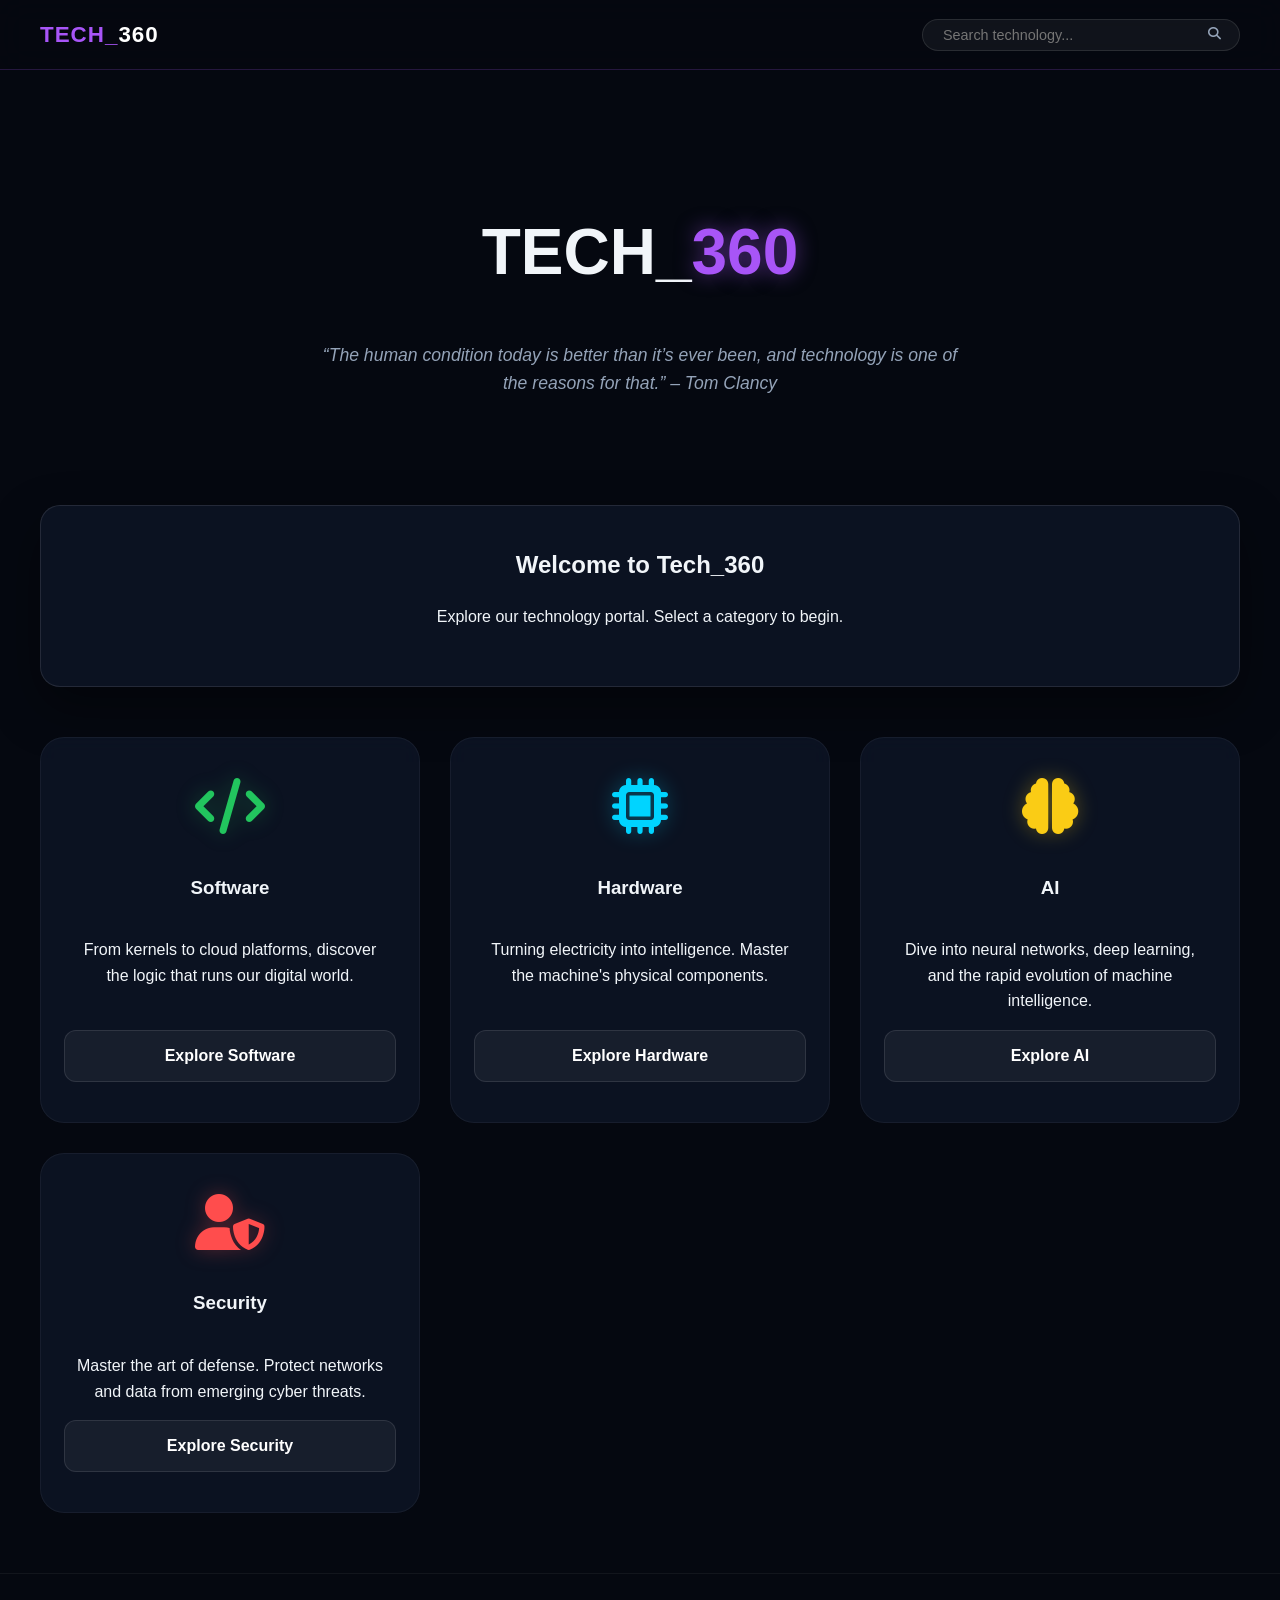
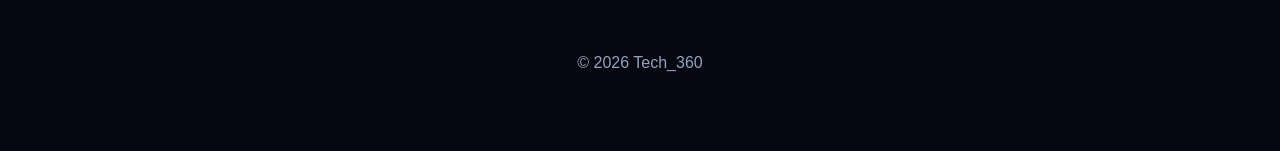
<file: index.html>
<!DOCTYPE html>
<html lang="en">
<head>
    <meta charset="UTF-8">
    <meta name="viewport" content="width=device-width, initial-scale=1.0">
    <title>Tech_360 – Discover Technology</title>
    <link rel="stylesheet" href="https://cdnjs.cloudflare.com/ajax/libs/font-awesome/6.4.2/css/all.min.css">
    <style>
        :root {
            --bg-dark: #050810;
            --card-bg: rgba(15, 23, 42, 0.7);
            --text-main: #f1f5f9;
            --text-dim: #94a3b8;
            --sw-color: #22c55e;
            --hw-color: #00d4ff;
            --sec-color: #ff4d4d;
            --ai-color: #facc15;
            --home-highlight: #a855f7;
        }

        /* --- GENERAL STYLES & SCROLLBAR --- */
        body {
            font-family: 'Inter', sans-serif;
            background-color: var(--bg-dark);
            color: var(--text-main);
            margin: 0;
            line-height: 1.6;
            overflow-x: hidden;
        }

        ::-webkit-scrollbar { width: 8px; }
        ::-webkit-scrollbar-track { background: var(--bg-dark); }
        ::-webkit-scrollbar-thumb { background: #1e293b; border-radius: 10px; }
        ::-webkit-scrollbar-thumb:hover { background: var(--home-highlight); }

        /* --- STICKY TOP NAV --- */
        .top-nav {
            display: flex;
            justify-content: space-between;
            align-items: center;
            padding: 0 40px;
            height: 70px;
            background: rgba(5, 8, 16, 0.8);
            backdrop-filter: blur(15px);
            border-bottom: 1px solid rgba(168, 85, 247, 0.2);
            position: fixed;
            top: 0;
            width: 100%;
            z-index: 2000;
            box-sizing: border-box;
        }

        .nav-logo {
            color: var(--home-highlight);
            text-decoration: none;
            font-weight: 900;
            font-size: 1.4rem;
            letter-spacing: 1px;
        }

        .search-container {
            display: flex;
            align-items: center;
            background: rgba(255, 255, 255, 0.05);
            border: 1px solid rgba(255, 255, 255, 0.1);
            border-radius: 50px;
            padding: 6px 18px;
            width: 280px;
            transition: all 0.4s ease;
        }

        .search-container:focus-within {
            width: 350px;
            border-color: var(--home-highlight);
            background: rgba(255, 255, 255, 0.1);
            box-shadow: 0 0 15px rgba(168, 85, 247, 0.2);
        }

        .search-container input {
            background: none;
            border: none;
            color: white;
            outline: none;
            width: 100%;
            font-size: 0.9rem;
        }

        /* --- HEADER --- */
        header {
            height: 55vh;
            display: flex;
            flex-direction: column;
            align-items: center;
            justify-content: center;
            text-align: center;
            background: linear-gradient(rgba(5, 8, 16, 0.8), rgba(5, 8, 16, 0.8)), 
                        url('https://images.unsplash.com/photo-1451187580459-43490279c0fa?q=80&w=2072');
            background-size: cover;
            background-position: center;
            padding-top: 70px;
        }

        .logo { font-size: clamp(2.5rem, 8vw, 4rem); text-transform: uppercase; font-weight: 900; margin: 0; }
        .highlight { color: var(--home-highlight); text-shadow: 0 0 20px rgba(168, 85, 247, 0.5); }
        .tagline { color: var(--text-dim); font-style: italic; max-width: 650px; padding: 20px; font-size: 1.1rem; }

        /* --- CONTENT --- */
        .container { max-width: 1200px; margin: -60px auto 60px; padding: 0 20px; position: relative; z-index: 10; }

        .welcome-box {
            background: var(--card-bg);
            backdrop-filter: blur(10px);
            padding: 40px;
            border-radius: 20px;
            text-align: center;
            margin-bottom: 50px;
            border: 1px solid rgba(255,255,255,0.1);
            box-shadow: 0 20px 50px rgba(0,0,0,0.4);
        }

        .cards-container {
            display: grid;
            grid-template-columns: repeat(auto-fit, minmax(280px, 1fr));
            gap: 30px;
        }

        .card {
            background: var(--card-bg);
            backdrop-filter: blur(10px);
            padding: 40px 30px;
            border-radius: 24px;
            border: 1px solid rgba(255,255,255,0.05);
            transition: all 0.4s cubic-bezier(0.175, 0.885, 0.32, 1.275);
            text-align: center;
            display: flex;
            flex-direction: column;
            align-items: center;
        }

        .card:hover {
            transform: translateY(-15px);
            border-color: rgba(255, 255, 255, 0.2);
            box-shadow: 0 25px 50px rgba(0,0,0,0.5);
        }

        .card.hidden { display: none; }

        .card-icon { font-size: 3.5rem; margin-bottom: 20px; transition: 0.3s; }
        .card:hover .card-icon { transform: scale(1.1); }

        .software-card .card-icon { color: var(--sw-color); filter: drop-shadow(0 0 10px rgba(34, 197, 94, 0.3)); }
        .hardware-card .card-icon { color: var(--hw-color); filter: drop-shadow(0 0 10px rgba(0, 212, 255, 0.3)); }
        .ai-card .card-icon { color: var(--ai-color); filter: drop-shadow(0 0 10px rgba(250, 204, 21, 0.3)); }
        .security-card .card-icon { color: var(--sec-color); filter: drop-shadow(0 0 10px rgba(255, 77, 77, 0.3)); }

        .btn {
            margin-top: auto;
            padding: 12px 30px;
            border-radius: 12px;
            text-decoration: none;
            font-weight: bold;
            color: white;
            background: rgba(255,255,255,0.05);
            border: 1px solid rgba(255,255,255,0.1);
            width: 85%;
            transition: 0.3s;
        }

        .card:hover .btn { background: rgba(255,255,255,0.1); border-color: white; }

        /* --- FOOTER --- */
        footer { text-align: center; padding: 60px; color: var(--text-dim); border-top: 1px solid rgba(255,255,255,0.05); }

        /* --- MOBILE --- */
        @media (max-width: 768px) {
            .top-nav { padding: 0 20px; }
            .search-container { width: 140px; }
            .search-container:focus-within { width: 160px; }
        }
    </style>
</head>
<body>

<nav class="top-nav">
    <a href="index.html" class="nav-logo">TECH_<span style="color:white">360</span></a>
    <div class="search-container">
        <input type="text" id="indexSearch" placeholder="Search technology...">
        <i class="fas fa-search" style="font-size: 0.8rem; color: var(--text-dim);"></i>
    </div>
</nav>

<header>
    <h1 class="logo">Tech_<span class="highlight">360</span></h1>
    <p class="tagline">“The human condition today is better than it’s ever been, and technology is one of the reasons for that.” – Tom Clancy</p>
</header>

<main class="container">
    <div class="welcome-box">
        <h2 style="margin-top:0">Welcome to Tech_360</h2>
        <p>Explore our technology portal. Select a category to begin.</p>
    </div>

    <div class="cards-container">
        <div class="card software-card">
            <i class="fas fa-code card-icon"></i>
            <h3>Software</h3>
            <p>From kernels to cloud platforms, discover the logic that runs our digital world.</p>
            <a href="software.html" class="btn">Explore Software</a>
        </div>

        <div class="card hardware-card">
            <i class="fas fa-microchip card-icon"></i>
            <h3>Hardware</h3>
            <p>Turning electricity into intelligence. Master the machine's physical components.</p>
            <a href="hardware.html" class="btn">Explore Hardware</a>
        </div>

        <div class="card ai-card">
            <i class="fas fa-brain card-icon"></i>
            <h3>AI</h3>
            <p>Dive into neural networks, deep learning, and the rapid evolution of machine intelligence.</p>
            <a href="ai.html" class="btn">Explore AI</a>
        </div>

        <div class="card security-card">
            <i class="fas fa-user-shield card-icon"></i>
            <h3>Security</h3>
            <p>Master the art of defense. Protect networks and data from emerging cyber threats.</p>
            <a href="security.html" class="btn">Explore Security</a>
        </div>
    </div>
</main>

<footer>
    <p>© 2026 Tech_360</p>
</footer>

<script>
    const searchInput = document.getElementById('indexSearch');
    const cards = document.querySelectorAll('.card');

    searchInput.addEventListener('input', (e) => {
        const value = e.target.value.toLowerCase();
        cards.forEach(card => {
            const title = card.querySelector('h3').textContent.toLowerCase();
            const text = card.querySelector('p').textContent.toLowerCase();
            if (title.includes(value) || text.includes(value)) {
                card.classList.remove('hidden');
                card.style.opacity = "1";
            } else {
                card.classList.add('hidden');
                card.style.opacity = "0";
            }
        });
    });
</script>

</body>

</html>
</file>
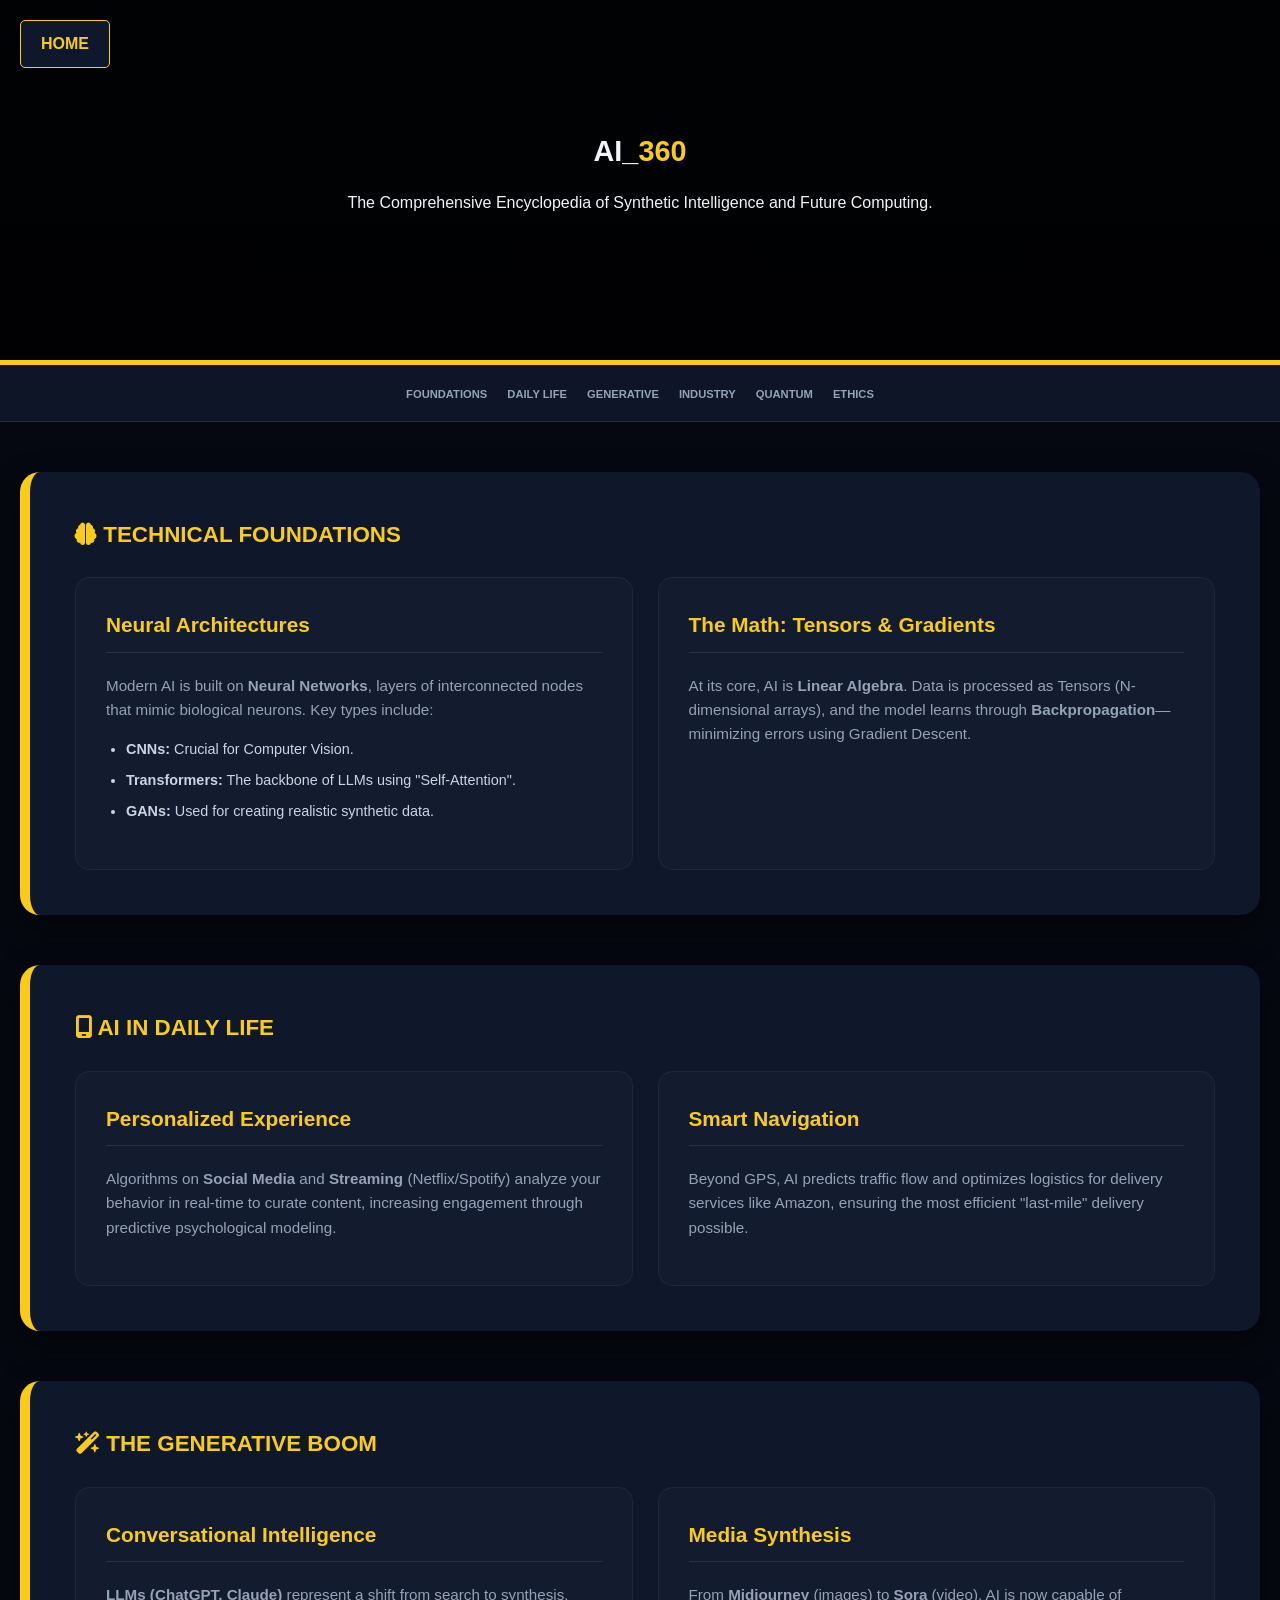
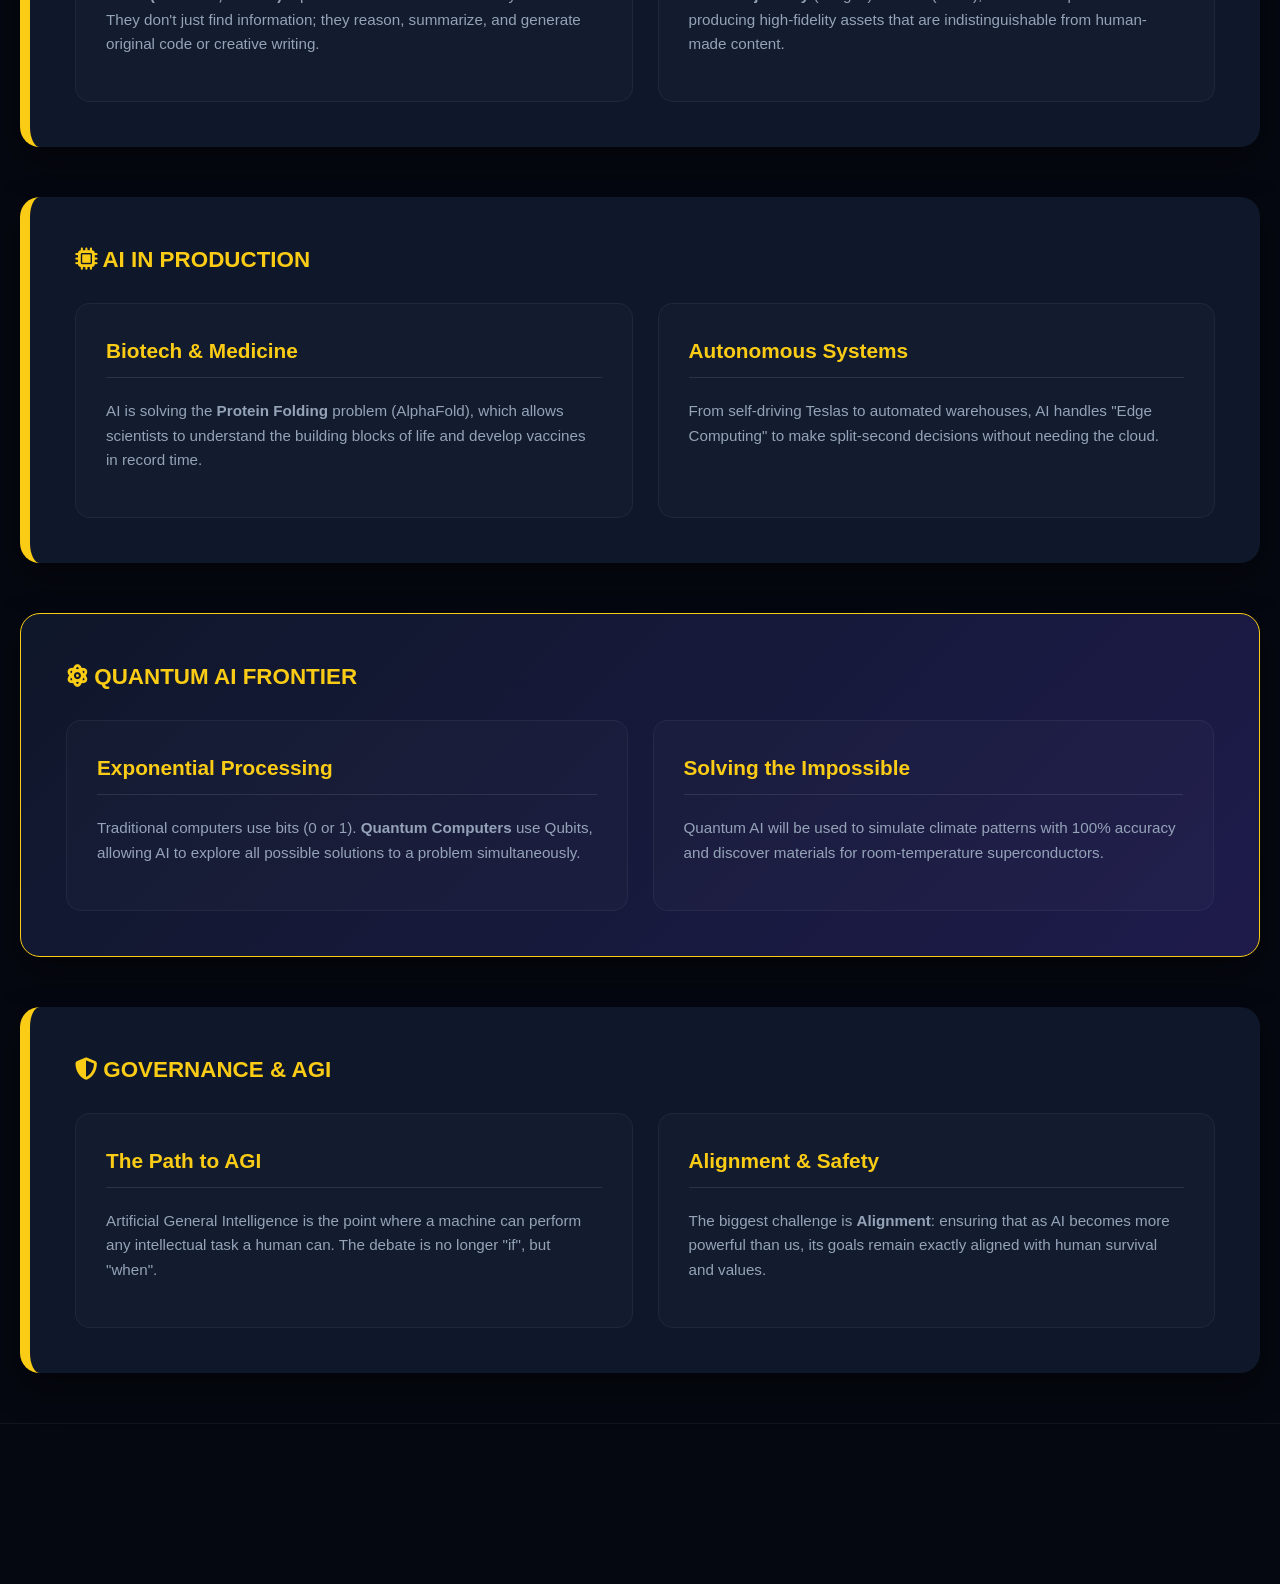
<file: ai.html>
<!DOCTYPE html>
<html lang="en">
<head>
    <meta charset="UTF-8">
    <meta name="viewport" content="width=device-width, initial-scale=1.0">
    <title>AI_360 - Tech360</title>
    <link rel="stylesheet" href="https://cdnjs.cloudflare.com/ajax/libs/font-awesome/6.4.2/css/all.min.css">
    <style>
        :root {
            --bg-dark: #050810;
            --card-bg: #0f172a;
            --text-main: #f1f5f9;
            --text-dim: #94a3b8;
            --ai-color: #facc15; 
        }

        body {
            font-family: 'Inter', sans-serif;
            background-color: var(--bg-dark);
            color: var(--text-main);
            margin: 0;
            line-height: 1.6;
            scroll-behavior: smooth;
        }

        /* --- BACK TO TOP BUTTON (AMARELO) --- */
        #backToTop {
            position: fixed;
            bottom: 30px;
            right: 30px;
            width: 50px;
            height: 50px;
            background-color: var(--ai-color);
            color: #000;
            border: none;
            border-radius: 50%;
            cursor: pointer;
            display: none; /* Escondido inicialmente */
            align-items: center;
            justify-content: center;
            font-size: 1.2rem;
            z-index: 2000;
            transition: all 0.3s ease;
            box-shadow: 0 5px 15px rgba(250, 204, 21, 0.3);
        }

        #backToTop:hover {
            transform: translateY(-5px);
            box-shadow: 0 8px 20px rgba(250, 204, 21, 0.5);
        }

        .home-btn {
            position: fixed; top: 20px; left: 20px; z-index: 1000;
            background: var(--card-bg); color: var(--ai-color);
            text-decoration: none; padding: 10px 20px; border-radius: 5px;
            border: 1px solid var(--ai-color); font-weight: bold; transition: 0.3s;
        }
        .home-btn:hover { background: var(--ai-color); color: #000; }

        header {
            height: 40vh;
            display: flex;
            flex-direction: column;
            align-items: center;
            justify-content: center;
            text-align: center;
            background: linear-gradient(rgba(0,0,0,0.75), rgba(0,0,0,0.85)), 
                        url('https://images.unsplash.com/photo-1677442136019-21780ecad995?q=80&w=2070');
            background-size: cover;
            background-position: center;
            border-bottom: 5px solid var(--ai-color);
        }

        header h1 { font-size: 1.8rem; margin: 0; font-weight: 900; text-transform: uppercase; }
        .yellow { color: var(--ai-color); }

        nav.sticky-nav {
            background: rgba(15, 23, 42, 0.95);
            position: sticky; top: 0; z-index: 999;
            padding: 15px 0; border-bottom: 1px solid rgba(255,255,255,0.1);
            backdrop-filter: blur(10px);
        }

        .menu { display: flex; justify-content: center; list-style: none; gap: 20px; margin: 0; padding: 0; flex-wrap: wrap; }
        .menu a { color: var(--text-dim); text-decoration: none; font-weight: bold; text-transform: uppercase; font-size: 0.7rem; }
        .menu a:hover { color: var(--ai-color); }

        main { max-width: 1300px; margin: 50px auto; padding: 0 20px; }

        .big-card {
            background: var(--card-bg);
            padding: 45px;
            border-radius: 20px;
            margin-bottom: 50px;
            border-left: 10px solid var(--ai-color);
            box-shadow: 0 15px 35px rgba(0,0,0,0.4);
        }

        h2 { font-size: 1.4rem; color: var(--ai-color); margin-top: 0; margin-bottom: 25px; text-transform: uppercase; }
        
        .grid-container {
            display: grid;
            grid-template-columns: repeat(auto-fit, minmax(380px, 1fr));
            gap: 25px;
        }

        .box {
            background: rgba(255,255,255,0.02);
            padding: 30px;
            border-radius: 15px;
            border: 1px solid rgba(255,255,255,0.05);
            transition: 0.3s;
        }
        .box:hover { border-color: var(--ai-color); background: rgba(255,255,255,0.04); }

        .box h3 { color: var(--ai-color); margin-top: 0; font-size: 1.3rem; border-bottom: 1px solid rgba(255,255,255,0.1); padding-bottom: 10px; }
        .box p { color: var(--text-dim); font-size: 0.95rem; }
        .box ul { color: #cbd5e1; padding-left: 20px; }
        .box li { margin-bottom: 8px; font-size: 0.9rem; }

        .quantum-style { background: linear-gradient(135deg, #0f172a 0%, #1e1b4b 100%); border: 1px solid var(--ai-color); }

        footer { text-align: center; padding: 80px; color: var(--text-dim); border-top: 1px solid rgba(255,255,255,0.05); }
    </style>
</head>
<body>

<button id="backToTop" onclick="scrollToTop()"><i class="fas fa-arrow-up"></i></button>

<a href="index.html" class="home-btn">HOME</a>

<header>
    <h1>AI_<span class="yellow">360</span></h1>
    <p>The Comprehensive Encyclopedia of Synthetic Intelligence and Future Computing.</p>
</header>

<nav class="sticky-nav">
    <ul class="menu">
        <li><a href="#foundations">Foundations</a></li>
        <li><a href="#daily">Daily Life</a></li>
        <li><a href="#generative">Generative</a></li>
        <li><a href="#industry">Industry</a></li>
        <li><a href="#quantum">Quantum</a></li>
        <li><a href="#ethics">Ethics</a></li>
    </ul>
</nav>

<main>

    <section id="foundations" class="big-card">
        <h2><i class="fas fa-brain"></i> Technical Foundations</h2>
        <div class="grid-container">
            <div class="box">
                <h3>Neural Architectures</h3>
                <p>Modern AI is built on <strong>Neural Networks</strong>, layers of interconnected nodes that mimic biological neurons. Key types include:</p>
                <ul>
                    <li><strong>CNNs:</strong> Crucial for Computer Vision.</li>
                    <li><strong>Transformers:</strong> The backbone of LLMs using "Self-Attention".</li>
                    <li><strong>GANs:</strong> Used for creating realistic synthetic data.</li>
                </ul>
            </div>
            <div class="box">
                <h3>The Math: Tensors & Gradients</h3>
                <p>At its core, AI is <strong>Linear Algebra</strong>. Data is processed as Tensors (N-dimensional arrays), and the model learns through <strong>Backpropagation</strong>—minimizing errors using Gradient Descent.</p>
            </div>
        </div>
    </section>

    <section id="daily" class="big-card">
        <h2><i class="fas fa-mobile-screen"></i> AI in Daily Life</h2>
        <div class="grid-container">
            <div class="box">
                <h3>Personalized Experience</h3>
                <p>Algorithms on <strong>Social Media</strong> and <strong>Streaming</strong> (Netflix/Spotify) analyze your behavior in real-time to curate content, increasing engagement through predictive psychological modeling.</p>
            </div>
            <div class="box">
                <h3>Smart Navigation</h3>
                <p>Beyond GPS, AI predicts traffic flow and optimizes logistics for delivery services like Amazon, ensuring the most efficient "last-mile" delivery possible.</p>
            </div>
        </div>
    </section>

    <section id="generative" class="big-card">
        <h2><i class="fas fa-wand-magic-sparkles"></i> The Generative Boom</h2>
        




        <div class="grid-container">
            <div class="box">
                <h3>Conversational Intelligence</h3>
                <p><strong>LLMs (ChatGPT, Claude)</strong> represent a shift from search to synthesis. They don't just find information; they reason, summarize, and generate original code or creative writing.</p>
            </div>
            <div class="box">
                <h3>Media Synthesis</h3>
                <p>From <strong>Midjourney</strong> (images) to <strong>Sora</strong> (video), AI is now capable of producing high-fidelity assets that are indistinguishable from human-made content.</p>
            </div>
        </div>
    </section>

    <section id="industry" class="big-card">
        <h2><i class="fas fa-microchip"></i> AI in Production</h2>
        <div class="grid-container">
            <div class="box">
                <h3>Biotech & Medicine</h3>
                <p>AI is solving the <strong>Protein Folding</strong> problem (AlphaFold), which allows scientists to understand the building blocks of life and develop vaccines in record time.</p>
            </div>
            <div class="box">
                <h3>Autonomous Systems</h3>
                <p>From self-driving Teslas to automated warehouses, AI handles "Edge Computing" to make split-second decisions without needing the cloud.</p>
            </div>
        </div>
    </section>

    <section id="quantum" class="big-card quantum-style">
        <h2><i class="fas fa-atom"></i> Quantum AI Frontier</h2>
        <div class="grid-container">
            <div class="box">
                <h3>Exponential Processing</h3>
                <p>Traditional computers use bits (0 or 1). <strong>Quantum Computers</strong> use Qubits, allowing AI to explore all possible solutions to a problem simultaneously.</p>
            </div>
            <div class="box">
                <h3>Solving the Impossible</h3>
                <p>Quantum AI will be used to simulate climate patterns with 100% accuracy and discover materials for room-temperature superconductors.</p>
            </div>
        </div>
    </section>

    <section id="ethics" class="big-card">
        <h2><i class="fas fa-shield-halved"></i> Governance & AGI</h2>
        <div class="grid-container">
            <div class="box">
                <h3>The Path to AGI</h3>
                <p>Artificial General Intelligence is the point where a machine can perform any intellectual task a human can. The debate is no longer "if", but "when".</p>
            </div>
            <div class="box">
                <h3>Alignment & Safety</h3>
                <p>The biggest challenge is <strong>Alignment</strong>: ensuring that as AI becomes more powerful than us, its goals remain exactly aligned with human survival and values.</p>
            </div>
        </div>
    </section>

</main>

<footer>
    </footer>

<script>
    // Mostrar botão ao descer a página
    window.onscroll = function() {
        var btn = document.getElementById("backToTop");
        if (document.body.scrollTop > 300 || document.documentElement.scrollTop > 300) {
            btn.style.display = "flex";
        } else {
            btn.style.display = "none";
        }
    };

    // Função para subir
    function scrollToTop() {
        window.scrollTo({ top: 0, behavior: 'smooth' });
    }
</script>

</body>

</html>
</file>
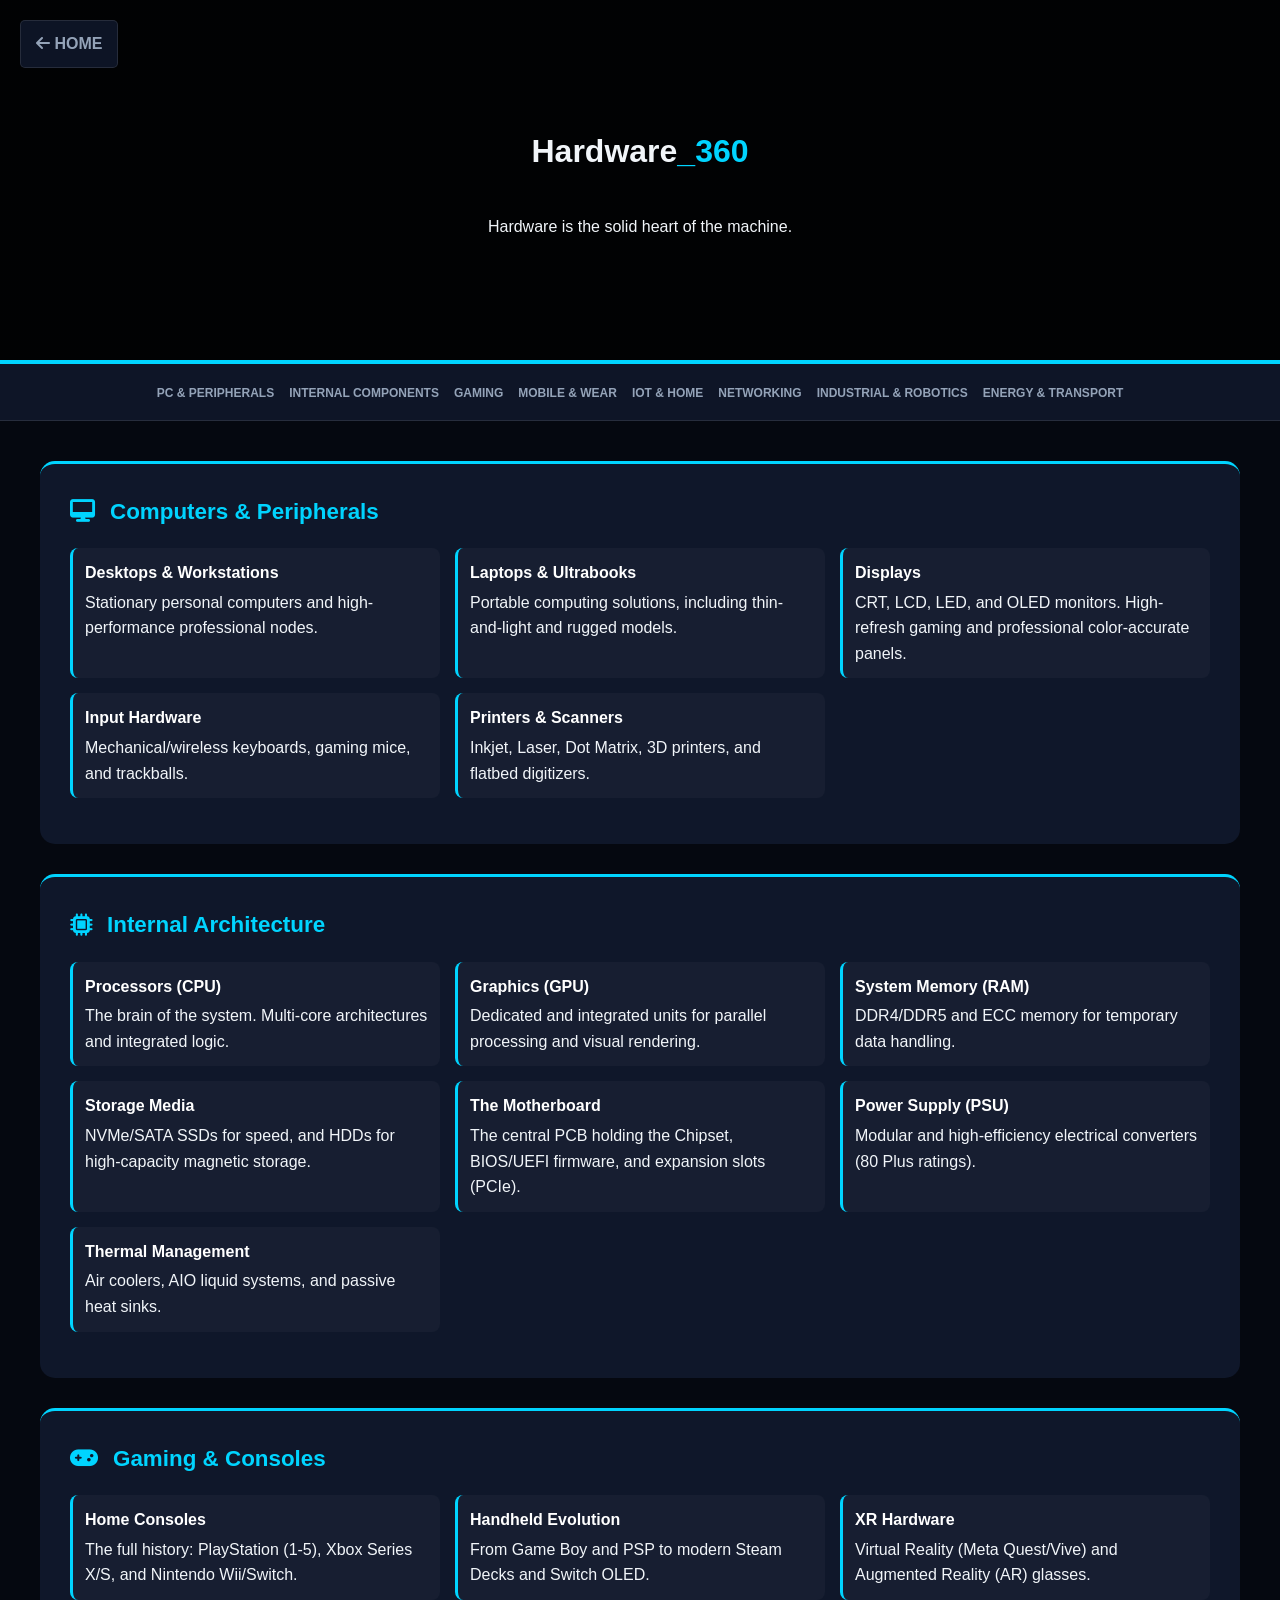
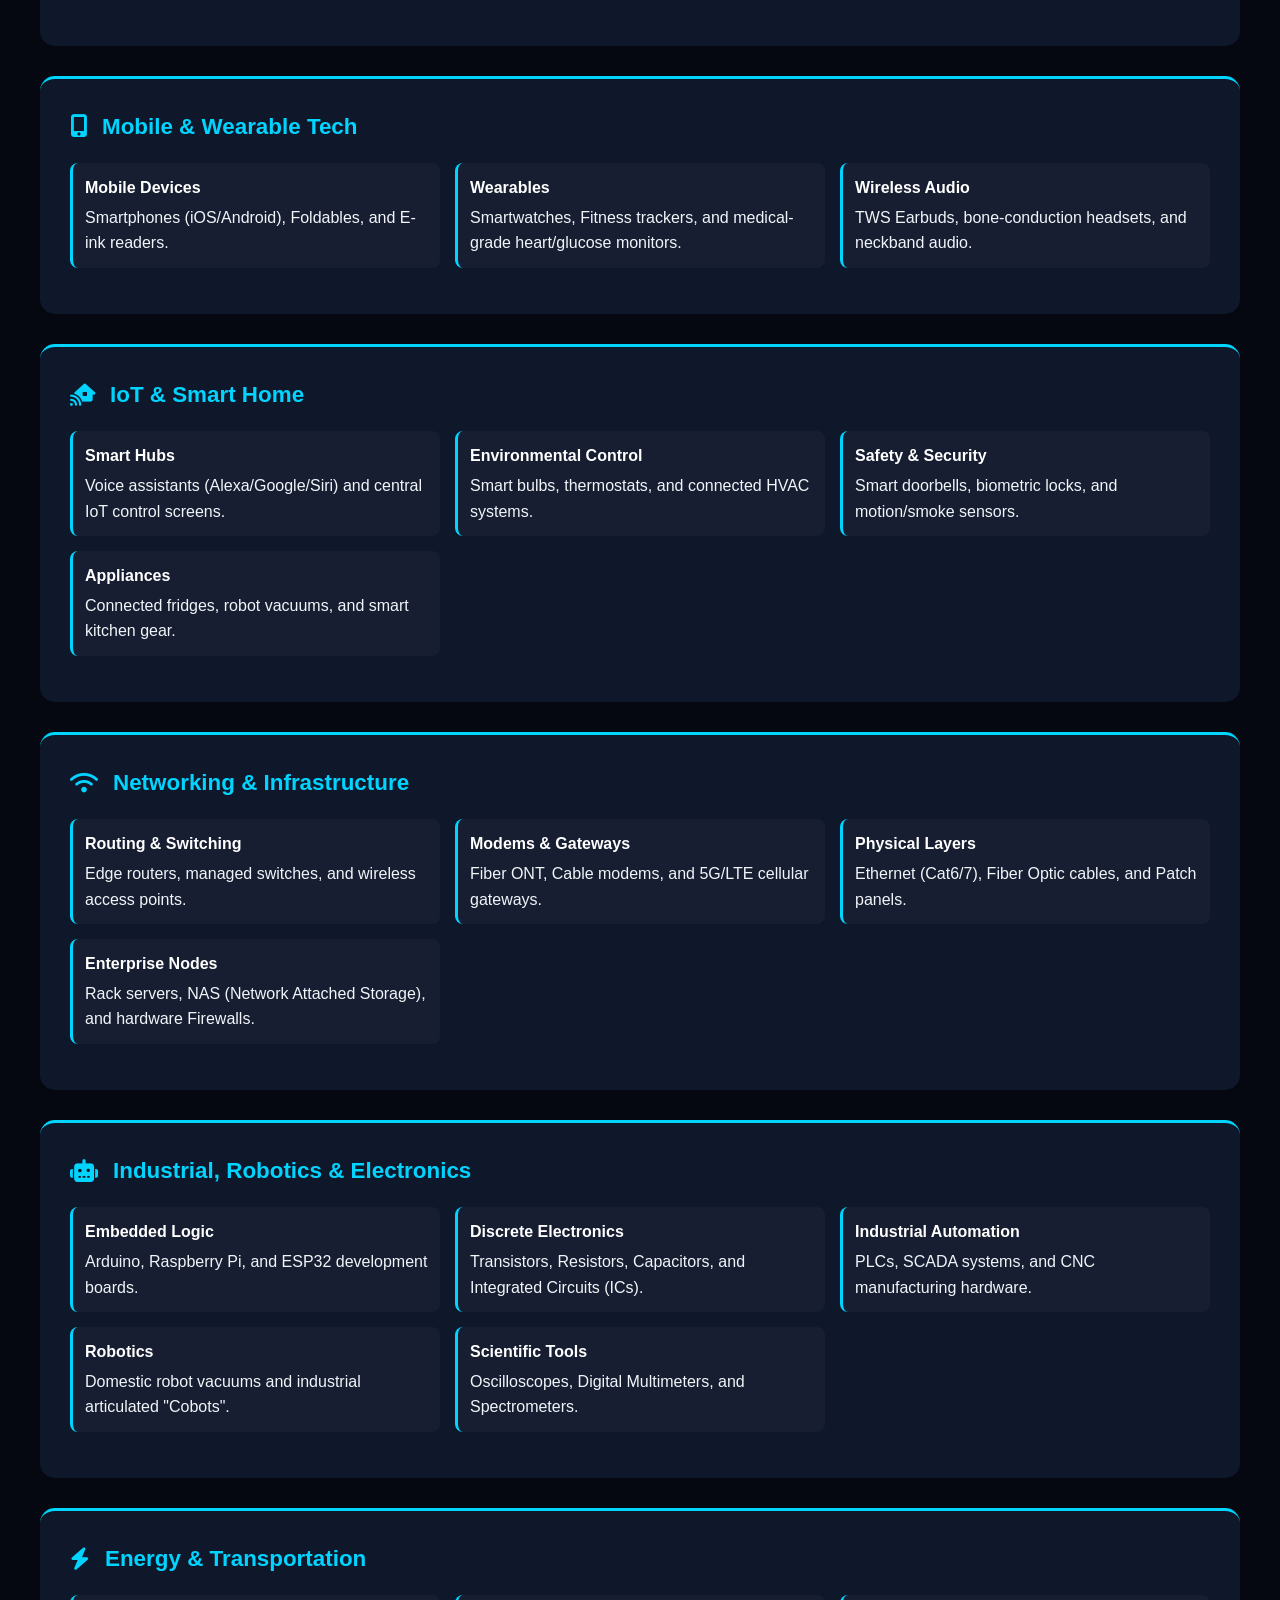
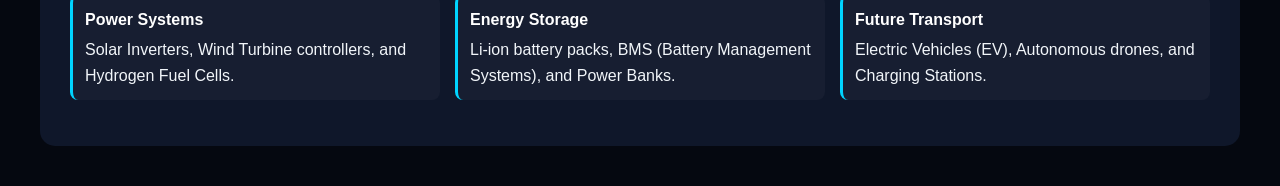
<file: hardware.html>
<!DOCTYPE html>
<html lang="en">
<head>
    <meta charset="UTF-8">
    <meta name="viewport" content="width=device-width, initial-scale=1.0">
    <title>Hardware_Tech360</title>
    <link rel="stylesheet" href="https://cdnjs.cloudflare.com/ajax/libs/font-awesome/6.4.2/css/all.min.css">
    <style>
        :root {
            --bg-dark: #050810;
            --card-bg: #0f172a;
            --text-main: #f1f5f9;
            --text-dim: #94a3b8;
            --hw-color: #00d4ff; 
        }

        body {
            font-family: 'Inter', sans-serif;
            background-color: var(--bg-dark);
            color: var(--text-main);
            margin: 0;
            line-height: 1.6;
            scroll-behavior: smooth;
        }

        .simple-home-btn {
            position: fixed; top: 20px; left: 20px; z-index: 1000;
            background: rgba(15, 23, 42, 0.9);
            color: var(--text-dim); text-decoration: none; padding: 10px 15px;
            border-radius: 5px; border: 1px solid rgba(255,255,255,0.1);
            font-weight: bold; transition: 0.3s;
        }
        .simple-home-btn:hover { color: white; border-color: var(--hw-color); }

        header {
            height: 40vh;
            display: flex;
            flex-direction: column;
            align-items: center;
            justify-content: center;
            text-align: center;
            background: linear-gradient(rgba(0,0,0,0.8), rgba(0,0,0,0.8)), 
                        url('https://images.unsplash.com/photo-1518770660439-4636190af475?q=80&w=2070');
            background-size: cover;
            background-position: center;
            border-bottom: 4px solid var(--hw-color);
        }

        nav.sticky-nav {
            background: rgba(15, 23, 42, 0.95);
            position: sticky; top: 0; z-index: 999;
            padding: 15px 0;
            border-bottom: 1px solid rgba(255,255,255,0.1);
            overflow-x: auto;
        }

        .menu { display: flex; justify-content: center; list-style: none; gap: 15px; padding: 0 20px; margin: 0; min-width: max-content; }
        .menu a { color: var(--text-dim); text-decoration: none; font-size: 0.75rem; font-weight: 600; text-transform: uppercase; transition: 0.3s; }
        .menu a:hover { color: var(--hw-color); }

        main { max-width: 1200px; margin: 40px auto; padding: 0 20px; }

        .card {
            background: var(--card-bg);
            padding: 30px;
            border-radius: 15px;
            margin-bottom: 30px;
            border-top: 3px solid var(--hw-color);
        }

        h2 { display: flex; align-items: center; gap: 15px; color: var(--hw-color); margin-top: 0; font-size: 1.4rem; }

        .list-grid {
            display: grid;
            grid-template-columns: repeat(auto-fit, minmax(280px, 1fr));
            gap: 15px;
            list-style: none;
            padding: 0;
        }

        .list-grid li {
            background: rgba(255,255,255,0.03);
            padding: 12px;
            border-radius: 8px;
            border-left: 3px solid var(--hw-color);
        }

        .list-grid li strong { color: #fff; display: block; margin-bottom: 4px; }

        #backToTop {
            position: fixed; bottom: 30px; right: 30px; display: none;
            background: var(--hw-color); color: white; border: none;
            padding: 15px; border-radius: 50%; cursor: pointer;
        }
    </style>
</head>
<body>

<a href="index.html" class="simple-home-btn"><i class="fas fa-arrow-left"></i> HOME</a>
<button id="backToTop" onclick="scrollToTop()"><i class="fas fa-arrow-up"></i></button>

<header>
    <h1>Hardware<span style="color:var(--hw-color)">_360</span></h1>
    <p>Hardware is the solid heart of the machine.</p>
</header>

<nav class="sticky-nav">
    <ul class="menu">
        <li><a href="#pc">PC & Peripherals</a></li>
        <li><a href="#internal">Internal Components</a></li>
        <li><a href="#gaming">Gaming</a></li>
        <li><a href="#mobile">Mobile & Wear</a></li>
        <li><a href="#iot">IoT & Home</a></li>
        <li><a href="#net">Networking</a></li>
        <li><a href="#industrial">Industrial & Robotics</a></li>
        <li><a href="#energy">Energy & Transport</a></li>
    </ul>
</nav>

<main>
    <section id="pc">
        <div class="card">
            <h2><i class="fas fa-desktop"></i> Computers & Peripherals</h2>
            <ul class="list-grid">
                <li><strong>Desktops & Workstations</strong> Stationary personal computers and high-performance professional nodes.</li>
                <li><strong>Laptops & Ultrabooks</strong> Portable computing solutions, including thin-and-light and rugged models.</li>
                <li><strong>Displays</strong> CRT, LCD, LED, and OLED monitors. High-refresh gaming and professional color-accurate panels.</li>
                <li><strong>Input Hardware</strong> Mechanical/wireless keyboards, gaming mice, and trackballs.</li>
                <li><strong>Printers & Scanners</strong> Inkjet, Laser, Dot Matrix, 3D printers, and flatbed digitizers.</li>
            </ul>
        </div>
    </section>

    <section id="internal">
        <div class="card">
            <h2><i class="fas fa-microchip"></i> Internal Architecture</h2>
            
            <ul class="list-grid">
                <li><strong>Processors (CPU)</strong> The brain of the system. Multi-core architectures and integrated logic.</li>
                <li><strong>Graphics (GPU)</strong> Dedicated and integrated units for parallel processing and visual rendering.</li>
                <li><strong>System Memory (RAM)</strong> DDR4/DDR5 and ECC memory for temporary data handling.</li>
                <li><strong>Storage Media</strong> NVMe/SATA SSDs for speed, and HDDs for high-capacity magnetic storage.</li>
                <li><strong>The Motherboard</strong> The central PCB holding the Chipset, BIOS/UEFI firmware, and expansion slots (PCIe).</li>
                <li><strong>Power Supply (PSU)</strong> Modular and high-efficiency electrical converters (80 Plus ratings).</li>
                <li><strong>Thermal Management</strong> Air coolers, AIO liquid systems, and passive heat sinks.</li>
            </ul>
        </div>
    </section>

    <section id="gaming">
        <div class="card">
            <h2><i class="fas fa-gamepad"></i> Gaming & Consoles</h2>
            <ul class="list-grid">
                <li><strong>Home Consoles</strong> The full history: PlayStation (1-5), Xbox Series X/S, and Nintendo Wii/Switch.</li>
                <li><strong>Handheld Evolution</strong> From Game Boy and PSP to modern Steam Decks and Switch OLED.</li>
                <li><strong>XR Hardware</strong> Virtual Reality (Meta Quest/Vive) and Augmented Reality (AR) glasses.</li>
            </ul>
        </div>
    </section>

    <section id="mobile">
        <div class="card">
            <h2><i class="fas fa-mobile-alt"></i> Mobile & Wearable Tech</h2>
            <ul class="list-grid">
                <li><strong>Mobile Devices</strong> Smartphones (iOS/Android), Foldables, and E-ink readers.</li>
                <li><strong>Wearables</strong> Smartwatches, Fitness trackers, and medical-grade heart/glucose monitors.</li>
                <li><strong>Wireless Audio</strong> TWS Earbuds, bone-conduction headsets, and neckband audio.</li>
            </ul>
        </div>
    </section>

    <section id="iot">
        <div class="card">
            <h2><i class="fas fa-house-signal"></i> IoT & Smart Home</h2>
            <ul class="list-grid">
                <li><strong>Smart Hubs</strong> Voice assistants (Alexa/Google/Siri) and central IoT control screens.</li>
                <li><strong>Environmental Control</strong> Smart bulbs, thermostats, and connected HVAC systems.</li>
                <li><strong>Safety & Security</strong> Smart doorbells, biometric locks, and motion/smoke sensors.</li>
                <li><strong>Appliances</strong> Connected fridges, robot vacuums, and smart kitchen gear.</li>
            </ul>
        </div>
    </section>

    <section id="net">
        <div class="card">
            <h2><i class="fas fa-wifi"></i> Networking & Infrastructure</h2>
            <ul class="list-grid">
                <li><strong>Routing & Switching</strong> Edge routers, managed switches, and wireless access points.</li>
                <li><strong>Modems & Gateways</strong> Fiber ONT, Cable modems, and 5G/LTE cellular gateways.</li>
                <li><strong>Physical Layers</strong> Ethernet (Cat6/7), Fiber Optic cables, and Patch panels.</li>
                <li><strong>Enterprise Nodes</strong> Rack servers, NAS (Network Attached Storage), and hardware Firewalls.</li>
            </ul>
        </div>
    </section>

    <section id="industrial">
        <div class="card">
            <h2><i class="fas fa-robot"></i> Industrial, Robotics & Electronics</h2>
            
            <ul class="list-grid">
                <li><strong>Embedded Logic</strong> Arduino, Raspberry Pi, and ESP32 development boards.</li>
                <li><strong>Discrete Electronics</strong> Transistors, Resistors, Capacitors, and Integrated Circuits (ICs).</li>
                <li><strong>Industrial Automation</strong> PLCs, SCADA systems, and CNC manufacturing hardware.</li>
                <li><strong>Robotics</strong> Domestic robot vacuums and industrial articulated "Cobots".</li>
                <li><strong>Scientific Tools</strong> Oscilloscopes, Digital Multimeters, and Spectrometers.</li>
            </ul>
        </div>
    </section>

    <section id="energy">
        <div class="card">
            <h2><i class="fas fa-bolt"></i> Energy & Transportation</h2>
            

            <ul class="list-grid">
                <li><strong>Power Systems</strong> Solar Inverters, Wind Turbine controllers, and Hydrogen Fuel Cells.</li>
                <li><strong>Energy Storage</strong> Li-ion battery packs, BMS (Battery Management Systems), and Power Banks.</li>
                <li><strong>Future Transport</strong> Electric Vehicles (EV), Autonomous drones, and Charging Stations.</li>
            </ul>
        </div>
    </section>

</main>

<footer>
</footer>

<script>
    function scrollToTop() { window.scrollTo({ top: 0, behavior: 'smooth' }); }
    window.onscroll = function() {
        let btn = document.getElementById("backToTop");
        btn.style.display = (document.documentElement.scrollTop > 300) ? "block" : "none";
    };
</script>

</body>
</html>
</file>
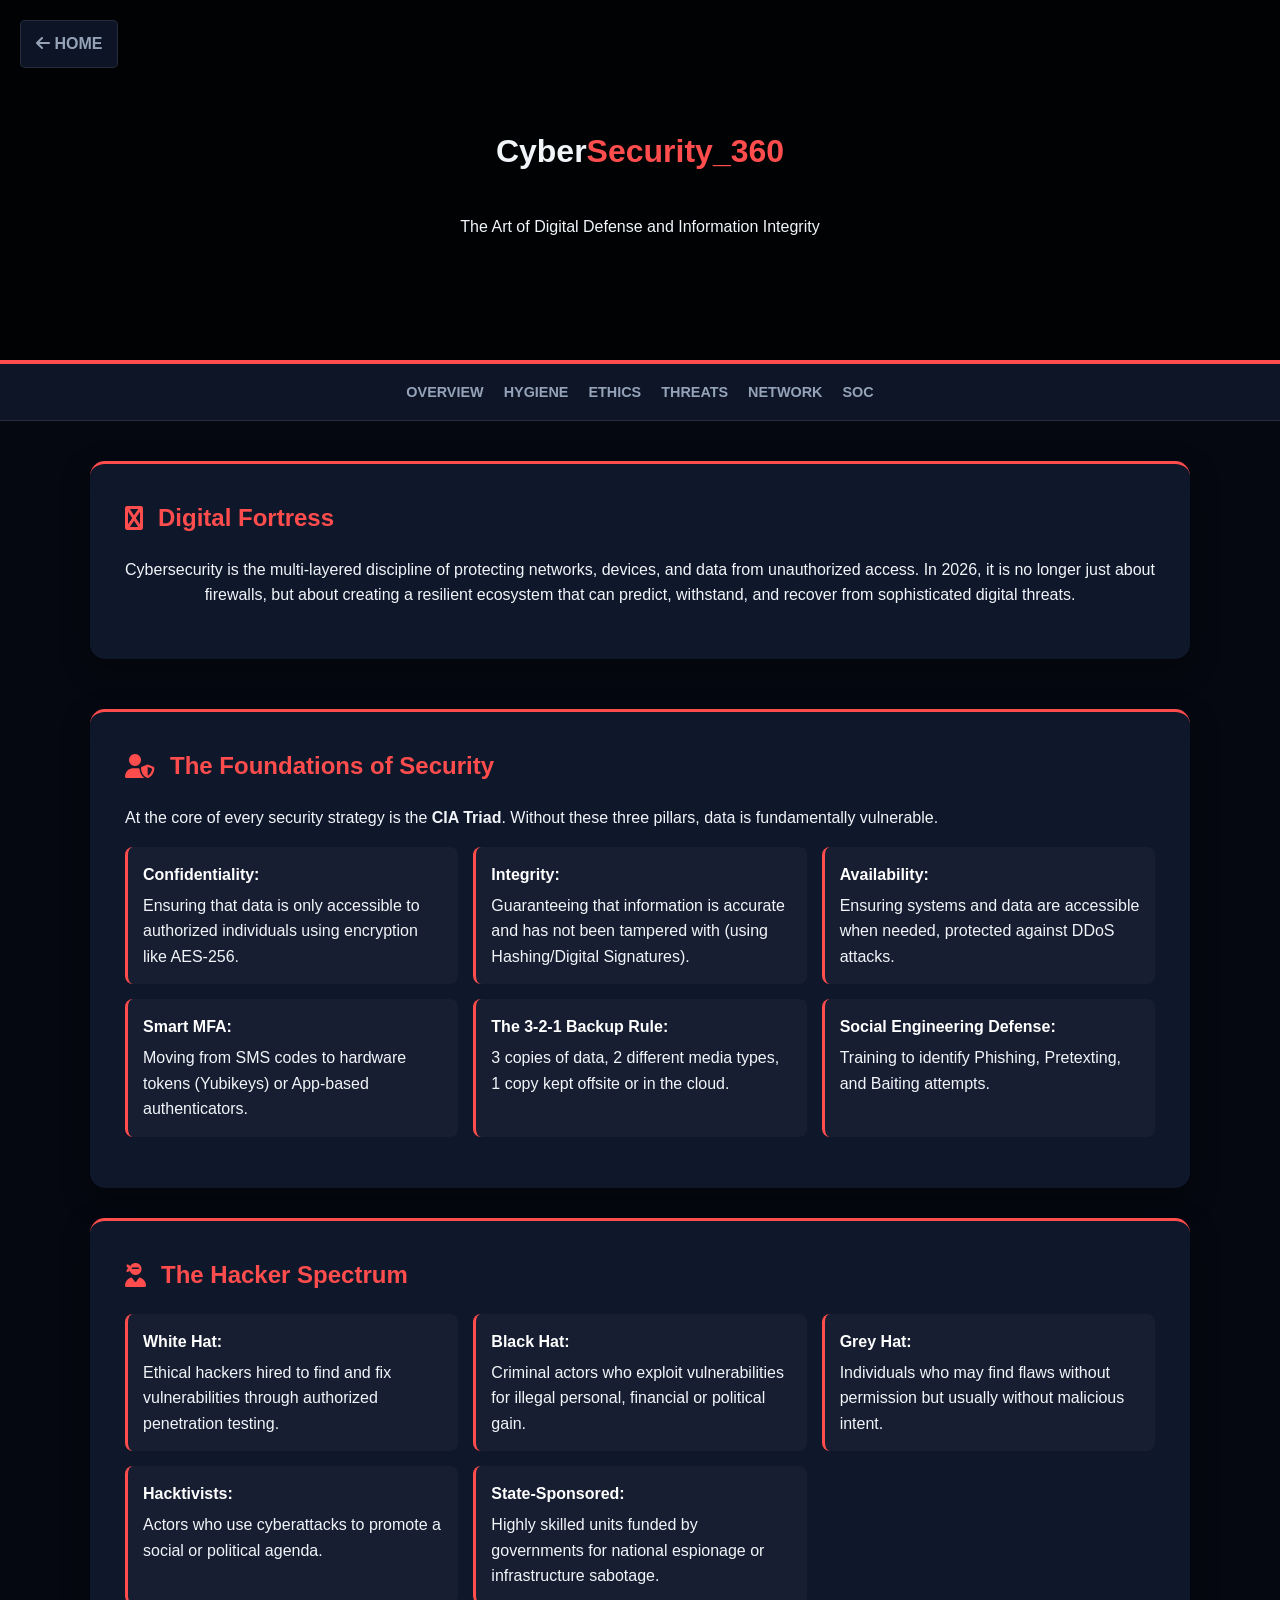
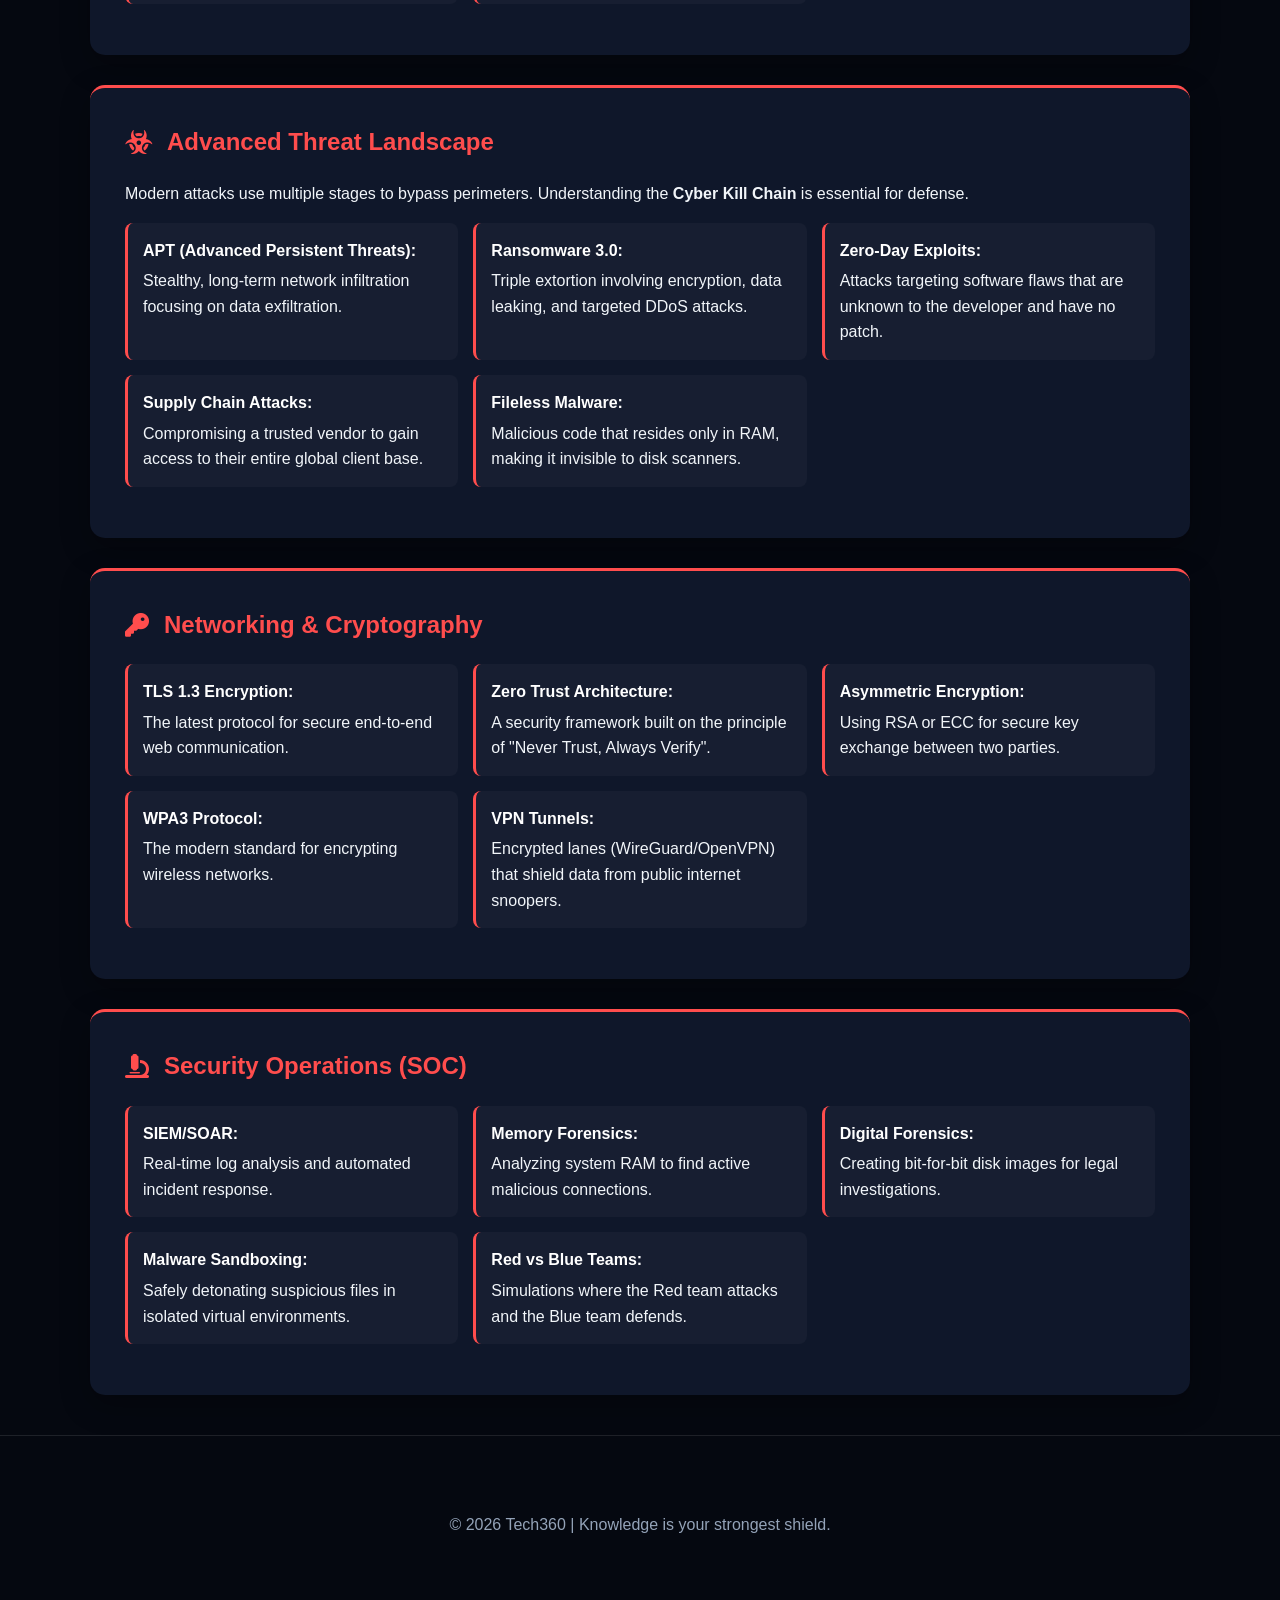
<file: security.html>
<!DOCTYPE html>
<html lang="en">
<head>
    <meta charset="UTF-8">
    <meta name="viewport" content="width=device-width, initial-scale=1.0">
    <title>Cybersecurity- Tech360</title>
    <link rel="stylesheet" href="https://cdnjs.cloudflare.com/ajax/libs/font-awesome/6.4.2/css/all.min.css">
    <style>
        /*(Security) */
        :root {
            --bg-dark: #050810;
            --card-bg: #0f172a;
            --text-main: #f1f5f9;
            --text-dim: #94a3b8;
            --sec-color: #ff4d4d; /* Cor de destaque: Vermelho */
        }

        body {
            font-family: 'Inter', sans-serif;
            background-color: var(--bg-dark);
            color: var(--text-main);
            margin: 0;
            line-height: 1.6;
            scroll-behavior: smooth;
        }

        /* Botão Home Fixo */
        .simple-home-btn {
            position: fixed; top: 20px; left: 20px; z-index: 1000;
            background: rgba(15, 23, 42, 0.9);
            color: var(--text-dim); text-decoration: none; padding: 10px 15px;
            border-radius: 5px; border: 1px solid rgba(255,255,255,0.1);
            font-weight: bold; transition: 0.3s;
        }
        .simple-home-btn:hover { color: white; border-color: var(--sec-color); }

        header {
            height: 40vh;
            display: flex;
            flex-direction: column;
            align-items: center;
            justify-content: center;
            text-align: center;
            background: linear-gradient(rgba(0,0,0,0.8), rgba(0,0,0,0.8)), 
                        url('https://images.unsplash.com/photo-1550751827-4bd374c3f58b?q=80&w=2070');
            background-size: cover;
            background-position: center;
            border-bottom: 4px solid var(--sec-color);
        }

        .highlight-red { color: var(--sec-color); }

        nav.sticky-nav {
            background: rgba(15, 23, 42, 0.95);
            position: sticky; top: 0; z-index: 999;
            padding: 15px 0;
            border-bottom: 1px solid rgba(255,255,255,0.1);
        }

        .menu { display: flex; justify-content: center; list-style: none; gap: 20px; padding: 0; margin: 0; }
        .menu a { color: var(--text-dim); text-decoration: none; font-size: 0.9rem; font-weight: 600; text-transform: uppercase; transition: 0.3s; }
        .menu a:hover { color: var(--sec-color); }

        main { max-width: 1100px; margin: 40px auto; padding: 0 20px; }

        .intro-box { text-align: center; margin-bottom: 50px; }
        
        .card {
            background: var(--card-bg);
            padding: 35px;
            border-radius: 15px;
            margin-bottom: 30px;
            border-top: 3px solid var(--sec-color);
            box-shadow: 0 10px 30px rgba(0,0,0,0.3);
        }

        h2 { display: flex; align-items: center; gap: 15px; color: var(--sec-color); margin-top: 0; }

        /* Lista em colunas */
        .list-columns ul {
            display: grid;
            grid-template-columns: repeat(auto-fit, minmax(300px, 1fr));
            gap: 15px;
            list-style: none;
            padding: 0;
        }

        .list-columns li {
            background: rgba(255,255,255,0.03);
            padding: 15px;
            border-radius: 8px;
            border-left: 3px solid var(--sec-color);
        }

        .list-columns strong { color: #fff; display: block; margin-bottom: 5px; }

        #backToTop {
            position: fixed; bottom: 30px; right: 30px; display: none;
            background: var(--sec-color); color: white; border: none;
            padding: 15px; border-radius: 50%; cursor: pointer; z-index: 1000;
        }

        footer { text-align: center; padding: 60px; color: var(--text-dim); border-top: 1px solid rgba(255,255,255,0.1); }
    </style>
</head>
<body class="security-page">

<a href="index.html" class="simple-home-btn"><i class="fas fa-arrow-left"></i> HOME</a>

<button id="backToTop" onclick="scrollToTop()"><i class="fas fa-arrow-up"></i></button>

<header>
    <h1>Cyber<span class="highlight-red">Security_360</span></h1>
    <p>The Art of Digital Defense and Information Integrity</p>
</header>

<nav class="sticky-nav">
    <ul class="menu">
        <li><a href="#intro">Overview</a></li>
        <li><a href="#hygiene">Hygiene</a></li>
        <li><a href="#hacker-types">Ethics</a></li>
        <li><a href="#threats">Threats</a></li>
        <li><a href="#network">Network</a></li>
        <li><a href="#ops">SOC</a></li>
    </ul>
</nav>

<main>
    <section id="intro" class="intro-box">
        <div class="card">
            <h2><i class="fas fa-fort-awesome"></i> Digital Fortress</h2>
            <p>Cybersecurity is the multi-layered discipline of protecting networks, devices, and data from unauthorized access. In 2026, it is no longer just about firewalls, but about creating a resilient ecosystem that can predict, withstand, and recover from sophisticated digital threats.</p>
        </div>
    </section>

    <section id="hygiene">
        <div class="card">
            <h2><i class="fas fa-user-shield"></i> The Foundations of Security</h2>
            <p>At the core of every security strategy is the <strong>CIA Triad</strong>. Without these three pillars, data is fundamentally vulnerable.</p>
            <div class="list-columns">
                <ul>
                    <li><strong>Confidentiality:</strong> Ensuring that data is only accessible to authorized individuals using encryption like AES-256.</li>
                    <li><strong>Integrity:</strong> Guaranteeing that information is accurate and has not been tampered with (using Hashing/Digital Signatures).</li>
                    <li><strong>Availability:</strong> Ensuring systems and data are accessible when needed, protected against DDoS attacks.</li>
                    <li><strong>Smart MFA:</strong> Moving from SMS codes to hardware tokens (Yubikeys) or App-based authenticators.</li>
                    <li><strong>The 3-2-1 Backup Rule:</strong> 3 copies of data, 2 different media types, 1 copy kept offsite or in the cloud.</li>
                    <li><strong>Social Engineering Defense:</strong> Training to identify Phishing, Pretexting, and Baiting attempts.</li>
                </ul>
            </div>
        </div>
    </section>

    <section id="hacker-types">
        <div class="card">
            <h2><i class="fas fa-user-ninja"></i> The Hacker Spectrum</h2>
            <div class="list-columns">
                <ul>
                    <li><strong>White Hat:</strong> Ethical hackers hired to find and fix vulnerabilities through authorized penetration testing.</li>
                    <li><strong>Black Hat:</strong> Criminal actors who exploit vulnerabilities for illegal personal, financial or political gain.</li>
                    <li><strong>Grey Hat:</strong> Individuals who may find flaws without permission but usually without malicious intent.</li>
                    <li><strong>Hacktivists:</strong> Actors who use cyberattacks to promote a social or political agenda.</li>
                    <li><strong>State-Sponsored:</strong> Highly skilled units funded by governments for national espionage or infrastructure sabotage.</li>
                </ul>
            </div>
        </div>
    </section>

    <section id="threats">
        <div class="card">
            <h2><i class="fas fa-biohazard"></i> Advanced Threat Landscape</h2>
            <p>Modern attacks use multiple stages to bypass perimeters. Understanding the <strong>Cyber Kill Chain</strong> is essential for defense.</p>
            <div class="list-columns">
                <ul>
                    <li><strong>APT (Advanced Persistent Threats):</strong> Stealthy, long-term network infiltration focusing on data exfiltration.</li>
                    <li><strong>Ransomware 3.0:</strong> Triple extortion involving encryption, data leaking, and targeted DDoS attacks.</li>
                    <li><strong>Zero-Day Exploits:</strong> Attacks targeting software flaws that are unknown to the developer and have no patch.</li>
                    <li><strong>Supply Chain Attacks:</strong> Compromising a trusted vendor to gain access to their entire global client base.</li>
                    <li><strong>Fileless Malware:</strong> Malicious code that resides only in RAM, making it invisible to disk scanners.</li>
                </ul>
            </div>
        </div>
    </section>

    <section id="network">
        <div class="card">
            <h2><i class="fas fa-key"></i> Networking & Cryptography</h2>
            <div class="list-columns">
                <ul>
                    <li><strong>TLS 1.3 Encryption:</strong> The latest protocol for secure end-to-end web communication.</li>
                    <li><strong>Zero Trust Architecture:</strong> A security framework built on the principle of "Never Trust, Always Verify".</li>
                    <li><strong>Asymmetric Encryption:</strong> Using RSA or ECC for secure key exchange between two parties.</li>
                    <li><strong>WPA3 Protocol:</strong> The modern standard for encrypting wireless networks.</li>
                    <li><strong>VPN Tunnels:</strong> Encrypted lanes (WireGuard/OpenVPN) that shield data from public internet snoopers.</li>
                </ul>
            </div>
        </div>
    </section>

    <section id="ops">
        <div class="card">
            <h2><i class="fas fa-microscope"></i> Security Operations (SOC)</h2>
            <div class="list-columns">
                <ul>
                    <li><strong>SIEM/SOAR:</strong> Real-time log analysis and automated incident response.</li>
                    <li><strong>Memory Forensics:</strong> Analyzing system RAM to find active malicious connections.</li>
                    <li><strong>Digital Forensics:</strong> Creating bit-for-bit disk images for legal investigations.</li>
                    <li><strong>Malware Sandboxing:</strong> Safely detonating suspicious files in isolated virtual environments.</li>
                    <li><strong>Red vs Blue Teams:</strong> Simulations where the Red team attacks and the Blue team defends.</li>
                </ul>
            </div>
        </div>
    </section>
</main>

<footer>
    <p>© 2026 Tech360 | Knowledge is your strongest shield.</p>
</footer>

<script>
    function scrollToTop() { window.scrollTo({ top: 0, behavior: 'smooth' }); }
    window.onscroll = function() {
        let btn = document.getElementById("backToTop");
        if (document.documentElement.scrollTop > 300) { btn.style.display = "block"; } 
        else { btn.style.display = "none"; }
    };
</script>

</body>
</html>
</file>
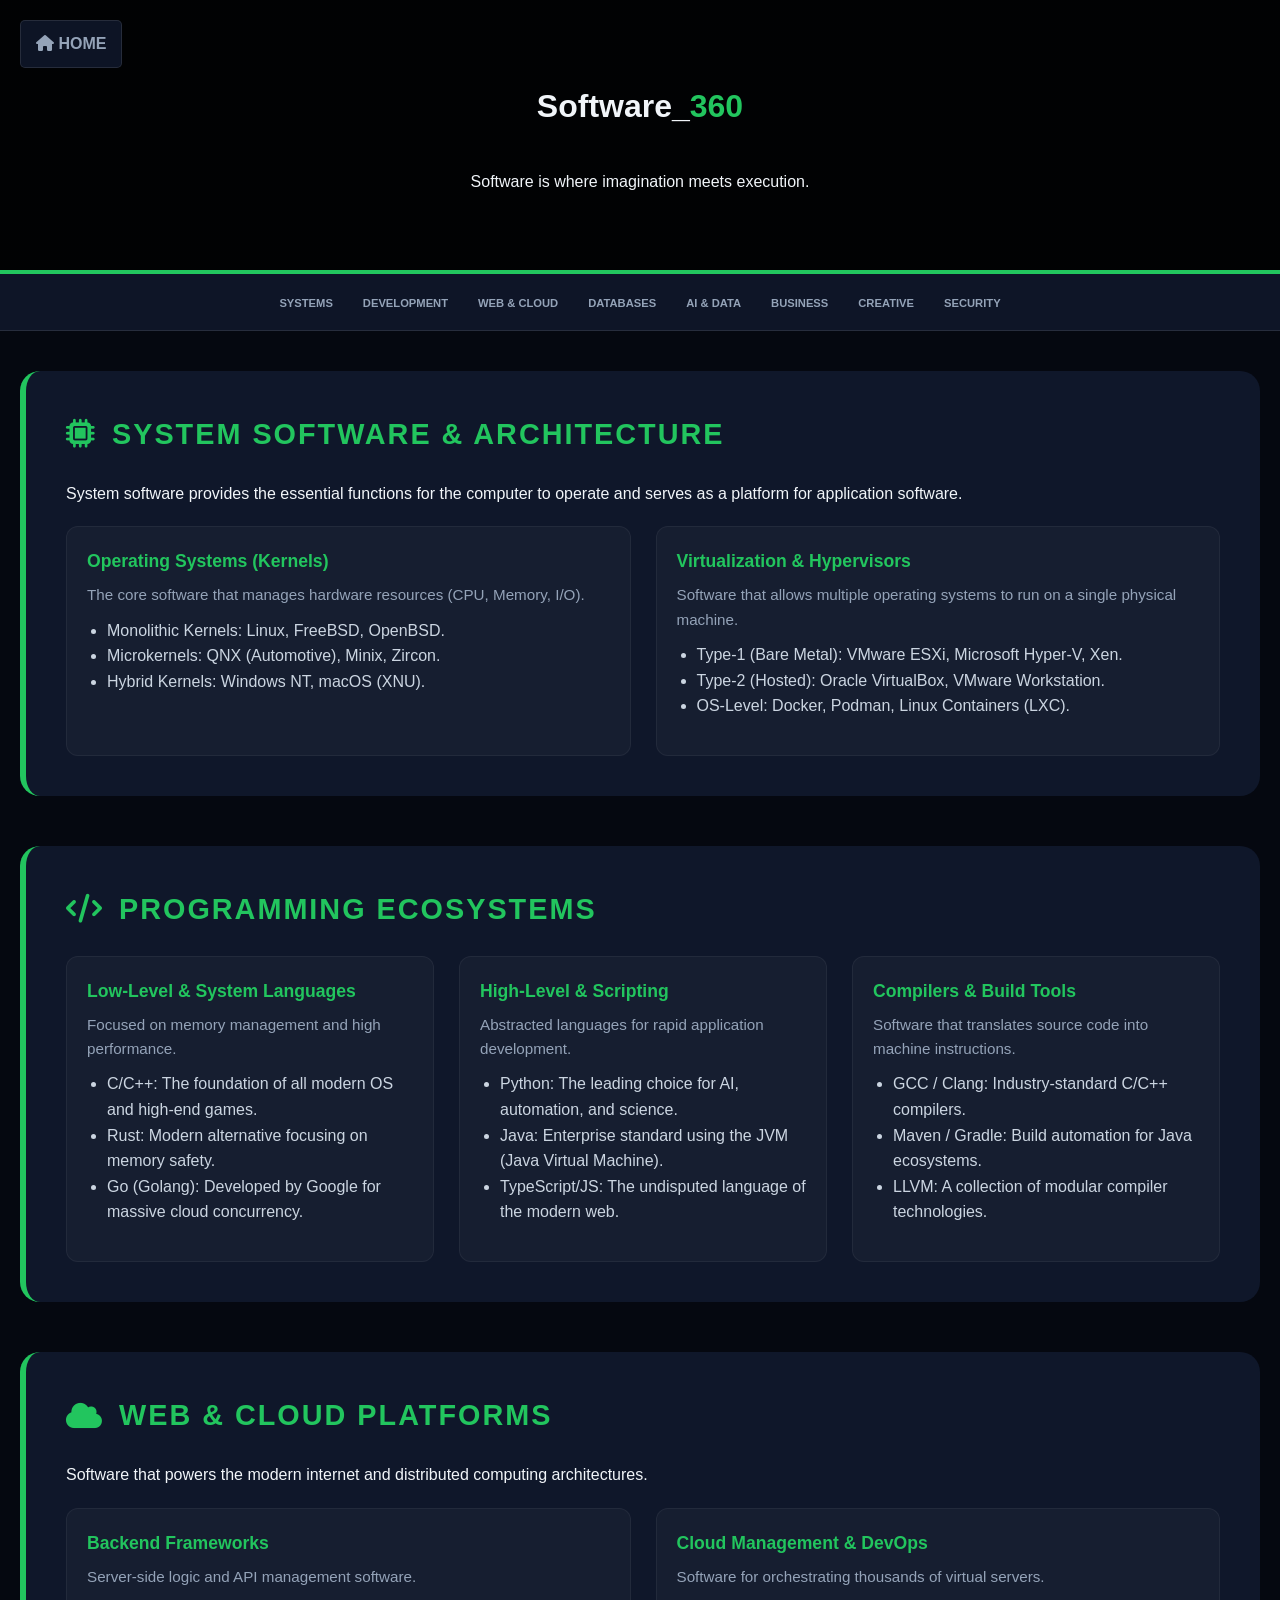
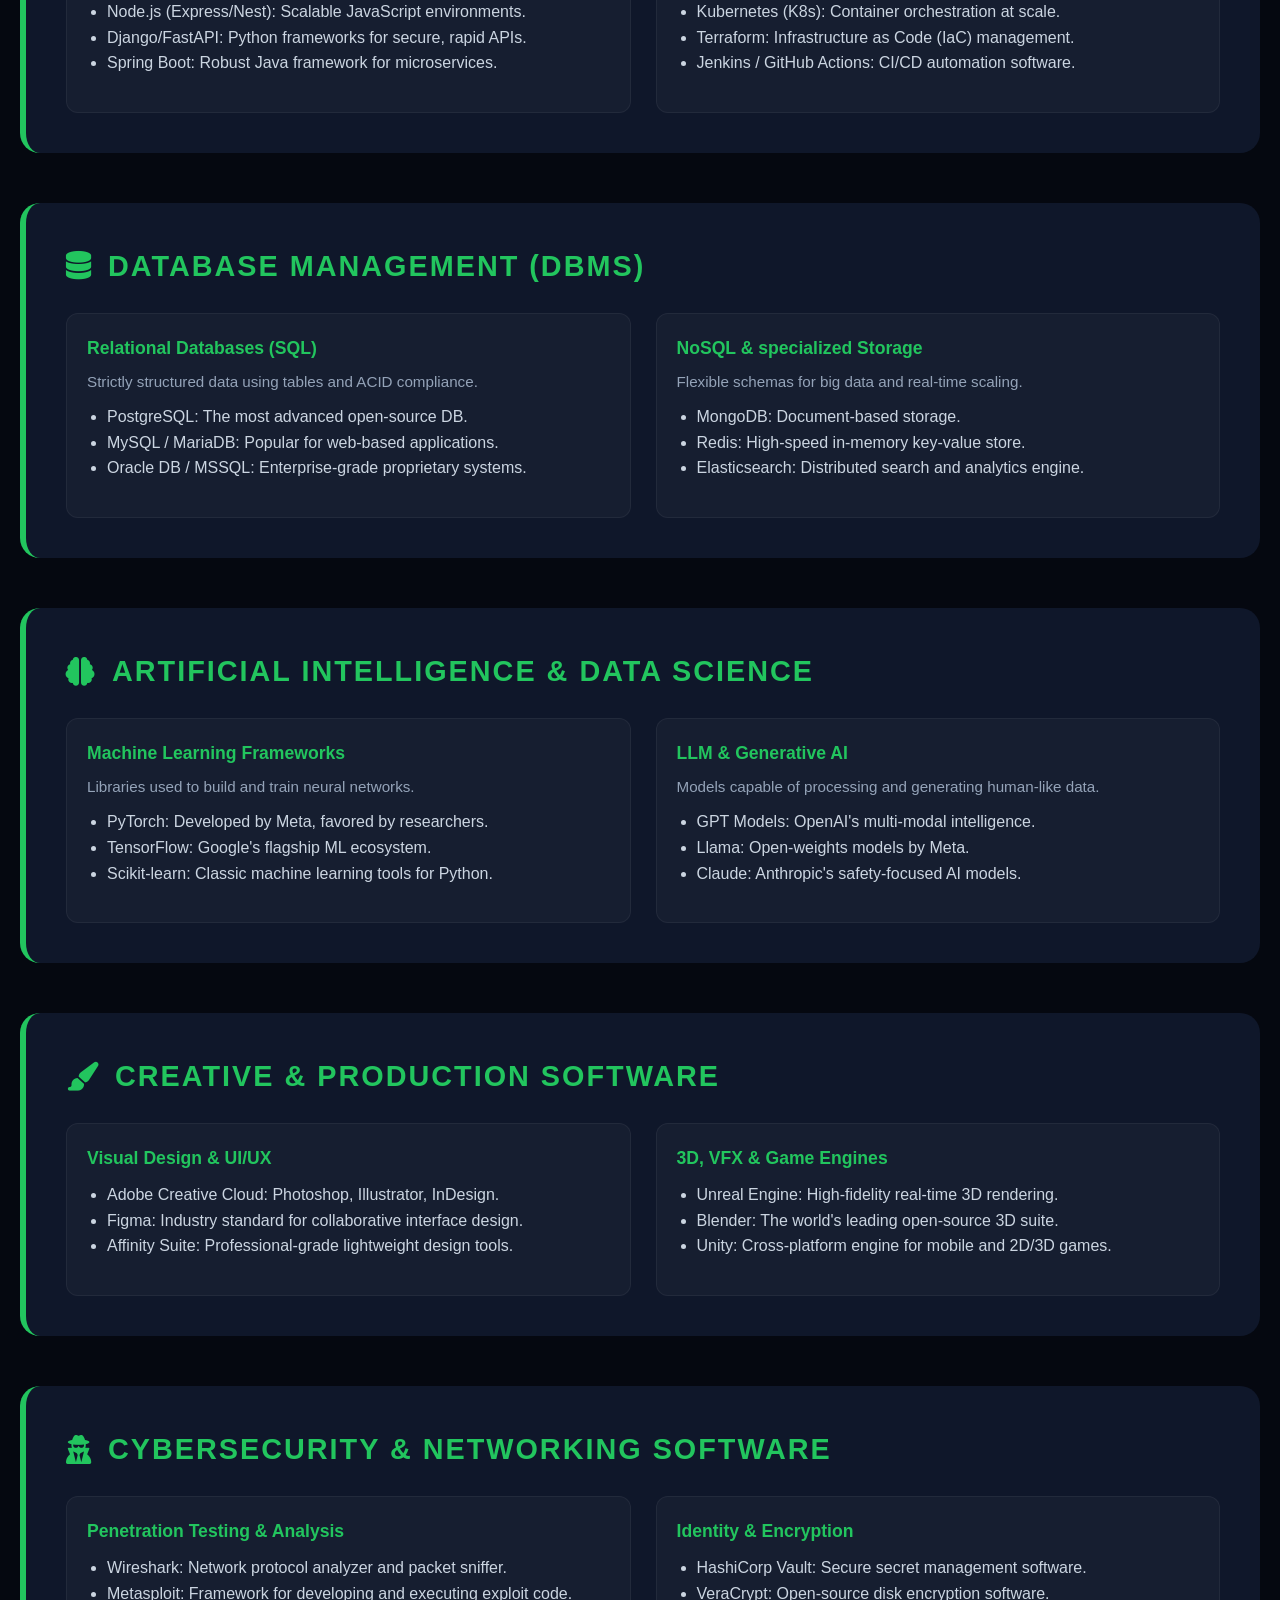
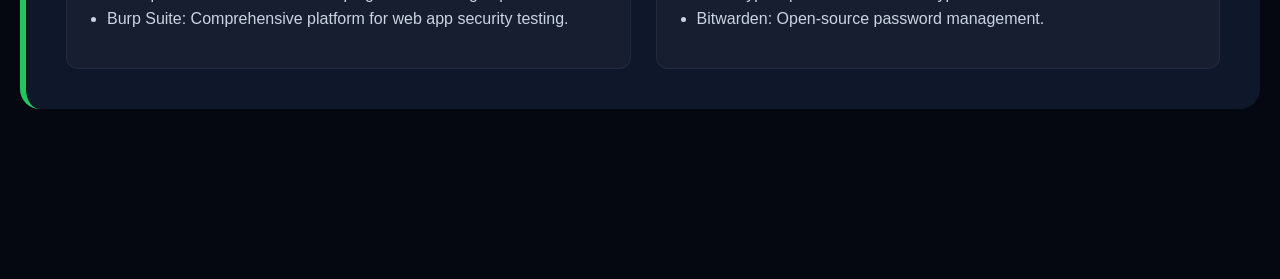
<file: software.html>
<!DOCTYPE html>
<html lang="en">
<head>
    <meta charset="UTF-8">
    <meta name="viewport" content="width=device-width, initial-scale=1.0">
    <title>Software- Tech360</title>
    <link rel="stylesheet" href="https://cdnjs.cloudflare.com/ajax/libs/font-awesome/6.4.2/css/all.min.css">
    <style>
        :root {
            --bg-dark: #050810;
            --card-bg: #0f172a;
            --text-main: #f1f5f9;
            --text-dim: #94a3b8;
            --sw-color: #22c55e; 
        }

        body {
            font-family: 'Inter', sans-serif;
            background-color: var(--bg-dark);
            color: var(--text-main);
            margin: 0;
            line-height: 1.6;
            scroll-behavior: smooth;
        }

        .simple-home-btn {
            position: fixed; top: 20px; left: 20px; z-index: 1000;
            background: rgba(15, 23, 42, 0.9);
            color: var(--text-dim); text-decoration: none; padding: 10px 15px;
            border-radius: 5px; border: 1px solid rgba(255,255,255,0.1);
            font-weight: bold; transition: 0.3s;
        }
        .simple-home-btn:hover { color: white; border-color: var(--sw-color); }

        header {
            height: 30vh;
            display: flex;
            flex-direction: column;
            align-items: center;
            justify-content: center;
            text-align: center;
            background: linear-gradient(rgba(0,0,0,0.8), rgba(0,0,0,0.8)), 
                        url('https://images.unsplash.com/photo-1555066931-4365d14bab8c?q=80&w=2070');
            background-size: cover;
            border-bottom: 4px solid var(--sw-color);
        }

        nav.sticky-nav {
            background: rgba(15, 23, 42, 0.95);
            position: sticky; top: 0; z-index: 999;
            padding: 15px 0;
            border-bottom: 1px solid rgba(255,255,255,0.1);
            overflow-x: auto;
        }

        .menu { display: flex; justify-content: center; list-style: none; gap: 10px; padding: 0 20px; margin: 0; min-width: max-content; }
        .menu a { color: var(--text-dim); text-decoration: none; font-size: 0.7rem; font-weight: 700; text-transform: uppercase; padding: 5px 10px; }
        .menu a:hover { color: var(--sw-color); }

        main { max-width: 1300px; margin: 40px auto; padding: 0 20px; }

        .info-card {
            background: var(--card-bg);
            padding: 40px;
            border-radius: 20px;
            margin-bottom: 50px;
            border-left: 6px solid var(--sw-color);
            box-shadow: 0 15px-35px rgba(0,0,0,0.5);
        }

        h2 { display: flex; align-items: center; gap: 15px; color: var(--sw-color); margin-top: 0; font-size: 1.8rem; text-transform: uppercase; letter-spacing: 2px; }
        h3 { color: #fff; margin-top: 25px; border-bottom: 1px solid rgba(255,255,255,0.1); padding-bottom: 5px; }

        .content-grid {
            display: grid;
            grid-template-columns: repeat(auto-fit, minmax(350px, 1fr));
            gap: 25px;
            margin-top: 20px;
        }

        .item-box {
            background: rgba(255,255,255,0.03);
            padding: 20px;
            border-radius: 12px;
            border: 1px solid rgba(255,255,255,0.05);
        }

        .item-box strong { color: var(--sw-color); font-size: 1.1rem; display: block; margin-bottom: 8px; }
        .item-box p { margin: 0; color: var(--text-dim); font-size: 0.95rem; }
        .item-box ul { margin-top: 10px; padding-left: 20px; color: #cbd5e1; }

        #backToTop { position: fixed; bottom: 30px; right: 30px; display: none; background: var(--sw-color); color: white; border: none; padding: 15px; border-radius: 50%; cursor: pointer; }
        
        footer { text-align: center; padding: 60px; color: var(--text-dim); }
    </style>
</head>
<body>

<a href="index.html" class="simple-home-btn"><i class="fas fa-home"></i> HOME</a>
<button id="backToTop" onclick="scrollToTop()"><i class="fas fa-arrow-up"></i></button>

<header>
    <h1>Software_<span style="color:var(--sw-color)">360</span></h1>
    <p>Software is where imagination meets execution.</p>
</header>

<nav class="sticky-nav">
    <ul class="menu">
        <li><a href="#system-software">Systems</a></li>
        <li><a href="#programming">Development</a></li>
        <li><a href="#web-cloud">Web & Cloud</a></li>
        <li><a href="#database">Databases</a></li>
        <li><a href="#ai-science">AI & Data</a></li>
        <li><a href="#enterprise">Business</a></li>
        <li><a href="#creative">Creative</a></li>
        <li><a href="#security">Security</a></li>
    </ul>
</nav>

<main>

    <section id="system-software">
        <div class="info-card">
            <h2><i class="fas fa-microchip"></i> System Software & Architecture</h2>
            <p>System software provides the essential functions for the computer to operate and serves as a platform for application software.</p>
            <div class="content-grid">
                <div class="item-box">
                    <strong>Operating Systems (Kernels)</strong>
                    <p>The core software that manages hardware resources (CPU, Memory, I/O).</p>
                    <ul>
                        <li>Monolithic Kernels: Linux, FreeBSD, OpenBSD.</li>
                        <li>Microkernels: QNX (Automotive), Minix, Zircon.</li>
                        <li>Hybrid Kernels: Windows NT, macOS (XNU).</li>
                    </ul>
                </div>
                <div class="item-box">
                    <strong>Virtualization & Hypervisors</strong>
                    <p>Software that allows multiple operating systems to run on a single physical machine.</p>
                    <ul>
                        <li>Type-1 (Bare Metal): VMware ESXi, Microsoft Hyper-V, Xen.</li>
                        <li>Type-2 (Hosted): Oracle VirtualBox, VMware Workstation.</li>
                        <li>OS-Level: Docker, Podman, Linux Containers (LXC).</li>
                    </ul>
                </div>
            </div>
        </div>
    </section>

    <section id="programming">
        <div class="info-card">
            <h2><i class="fas fa-code"></i> Programming Ecosystems</h2>
            <div class="content-grid">
                <div class="item-box">
                    <strong>Low-Level & System Languages</strong>
                    <p>Focused on memory management and high performance.</p>
                    <ul>
                        <li>C/C++: The foundation of all modern OS and high-end games.</li>
                        <li>Rust: Modern alternative focusing on memory safety.</li>
                        <li>Go (Golang): Developed by Google for massive cloud concurrency.</li>
                    </ul>
                </div>
                <div class="item-box">
                    <strong>High-Level & Scripting</strong>
                    <p>Abstracted languages for rapid application development.</p>
                    <ul>
                        <li>Python: The leading choice for AI, automation, and science.</li>
                        <li>Java: Enterprise standard using the JVM (Java Virtual Machine).</li>
                        <li>TypeScript/JS: The undisputed language of the modern web.</li>
                    </ul>
                </div>
                <div class="item-box">
                    <strong>Compilers & Build Tools</strong>
                    <p>Software that translates source code into machine instructions.</p>
                    <ul>
                        <li>GCC / Clang: Industry-standard C/C++ compilers.</li>
                        <li>Maven / Gradle: Build automation for Java ecosystems.</li>
                        <li>LLVM: A collection of modular compiler technologies.</li>
                    </ul>
                </div>
            </div>
        </div>
    </section>

    <section id="web-cloud">
        <div class="info-card">
            <h2><i class="fas fa-cloud"></i> Web & Cloud Platforms</h2>
            <p>Software that powers the modern internet and distributed computing architectures.</p>
            <div class="content-grid">
                <div class="item-box">
                    <strong>Backend Frameworks</strong>
                    <p>Server-side logic and API management software.</p>
                    <ul>
                        <li>Node.js (Express/Nest): Scalable JavaScript environments.</li>
                        <li>Django/FastAPI: Python frameworks for secure, rapid APIs.</li>
                        <li>Spring Boot: Robust Java framework for microservices.</li>
                    </ul>
                </div>
                <div class="item-box">
                    <strong>Cloud Management & DevOps</strong>
                    <p>Software for orchestrating thousands of virtual servers.</p>
                    <ul>
                        <li>Kubernetes (K8s): Container orchestration at scale.</li>
                        <li>Terraform: Infrastructure as Code (IaC) management.</li>
                        <li>Jenkins / GitHub Actions: CI/CD automation software.</li>
                    </ul>
                </div>
            </div>
        </div>
    </section>

    <section id="database">
        <div class="info-card">
            <h2><i class="fas fa-database"></i> Database Management (DBMS)</h2>
            <div class="content-grid">
                <div class="item-box">
                    <strong>Relational Databases (SQL)</strong>
                    <p>Strictly structured data using tables and ACID compliance.</p>
                    <ul>
                        <li>PostgreSQL: The most advanced open-source DB.</li>
                        <li>MySQL / MariaDB: Popular for web-based applications.</li>
                        <li>Oracle DB / MSSQL: Enterprise-grade proprietary systems.</li>
                    </ul>
                </div>
                <div class="item-box">
                    <strong>NoSQL & specialized Storage</strong>
                    <p>Flexible schemas for big data and real-time scaling.</p>
                    <ul>
                        <li>MongoDB: Document-based storage.</li>
                        <li>Redis: High-speed in-memory key-value store.</li>
                        <li>Elasticsearch: Distributed search and analytics engine.</li>
                    </ul>
                </div>
            </div>
        </div>
    </section>

    <section id="ai-science">
        <div class="info-card">
            <h2><i class="fas fa-brain"></i> Artificial Intelligence & Data Science</h2>
            <div class="content-grid">
                <div class="item-box">
                    <strong>Machine Learning Frameworks</strong>
                    <p>Libraries used to build and train neural networks.</p>
                    <ul>
                        <li>PyTorch: Developed by Meta, favored by researchers.</li>
                        <li>TensorFlow: Google's flagship ML ecosystem.</li>
                        <li>Scikit-learn: Classic machine learning tools for Python.</li>
                    </ul>
                </div>
                <div class="item-box">
                    <strong>LLM & Generative AI</strong>
                    <p>Models capable of processing and generating human-like data.</p>
                    <ul>
                        <li>GPT Models: OpenAI's multi-modal intelligence.</li>
                        <li>Llama: Open-weights models by Meta.</li>
                        <li>Claude: Anthropic's safety-focused AI models.</li>
                    </ul>
                </div>
            </div>
        </div>
    </section>

    <section id="creative">
        <div class="info-card">
            <h2><i class="fas fa-paint-brush"></i> Creative & Production Software</h2>
            <div class="content-grid">
                <div class="item-box">
                    <strong>Visual Design & UI/UX</strong>
                    <ul>
                        <li>Adobe Creative Cloud: Photoshop, Illustrator, InDesign.</li>
                        <li>Figma: Industry standard for collaborative interface design.</li>
                        <li>Affinity Suite: Professional-grade lightweight design tools.</li>
                    </ul>
                </div>
                <div class="item-box">
                    <strong>3D, VFX & Game Engines</strong>
                    <ul>
                        <li>Unreal Engine: High-fidelity real-time 3D rendering.</li>
                        <li>Blender: The world's leading open-source 3D suite.</li>
                        <li>Unity: Cross-platform engine for mobile and 2D/3D games.</li>
                    </ul>
                </div>
            </div>
        </div>
    </section>

    <section id="security">
        <div class="info-card">
            <h2><i class="fas fa-user-secret"></i> Cybersecurity & Networking Software</h2>
            <div class="content-grid">
                <div class="item-box">
                    <strong>Penetration Testing & Analysis</strong>
                    <ul>
                        <li>Wireshark: Network protocol analyzer and packet sniffer.</li>
                        <li>Metasploit: Framework for developing and executing exploit code.</li>
                        <li>Burp Suite: Comprehensive platform for web app security testing.</li>
                    </ul>
                </div>
                <div class="item-box">
                    <strong>Identity & Encryption</strong>
                    <ul>
                        <li>HashiCorp Vault: Secure secret management software.</li>
                        <li>VeraCrypt: Open-source disk encryption software.</li>
                        <li>Bitwarden: Open-source password management.</li>
                    </ul>
                </div>
            </div>
        </div>
    </section>

</main>

<footer>
</footer>

<script>
    function scrollToTop() { window.scrollTo({ top: 0, behavior: 'smooth' }); }
    window.onscroll = function() {
        let btn = document.getElementById("backToTop");
        btn.style.display = (document.documentElement.scrollTop > 300) ? "block" : "none";
    };
</script>

</body>
</html>
</file>
